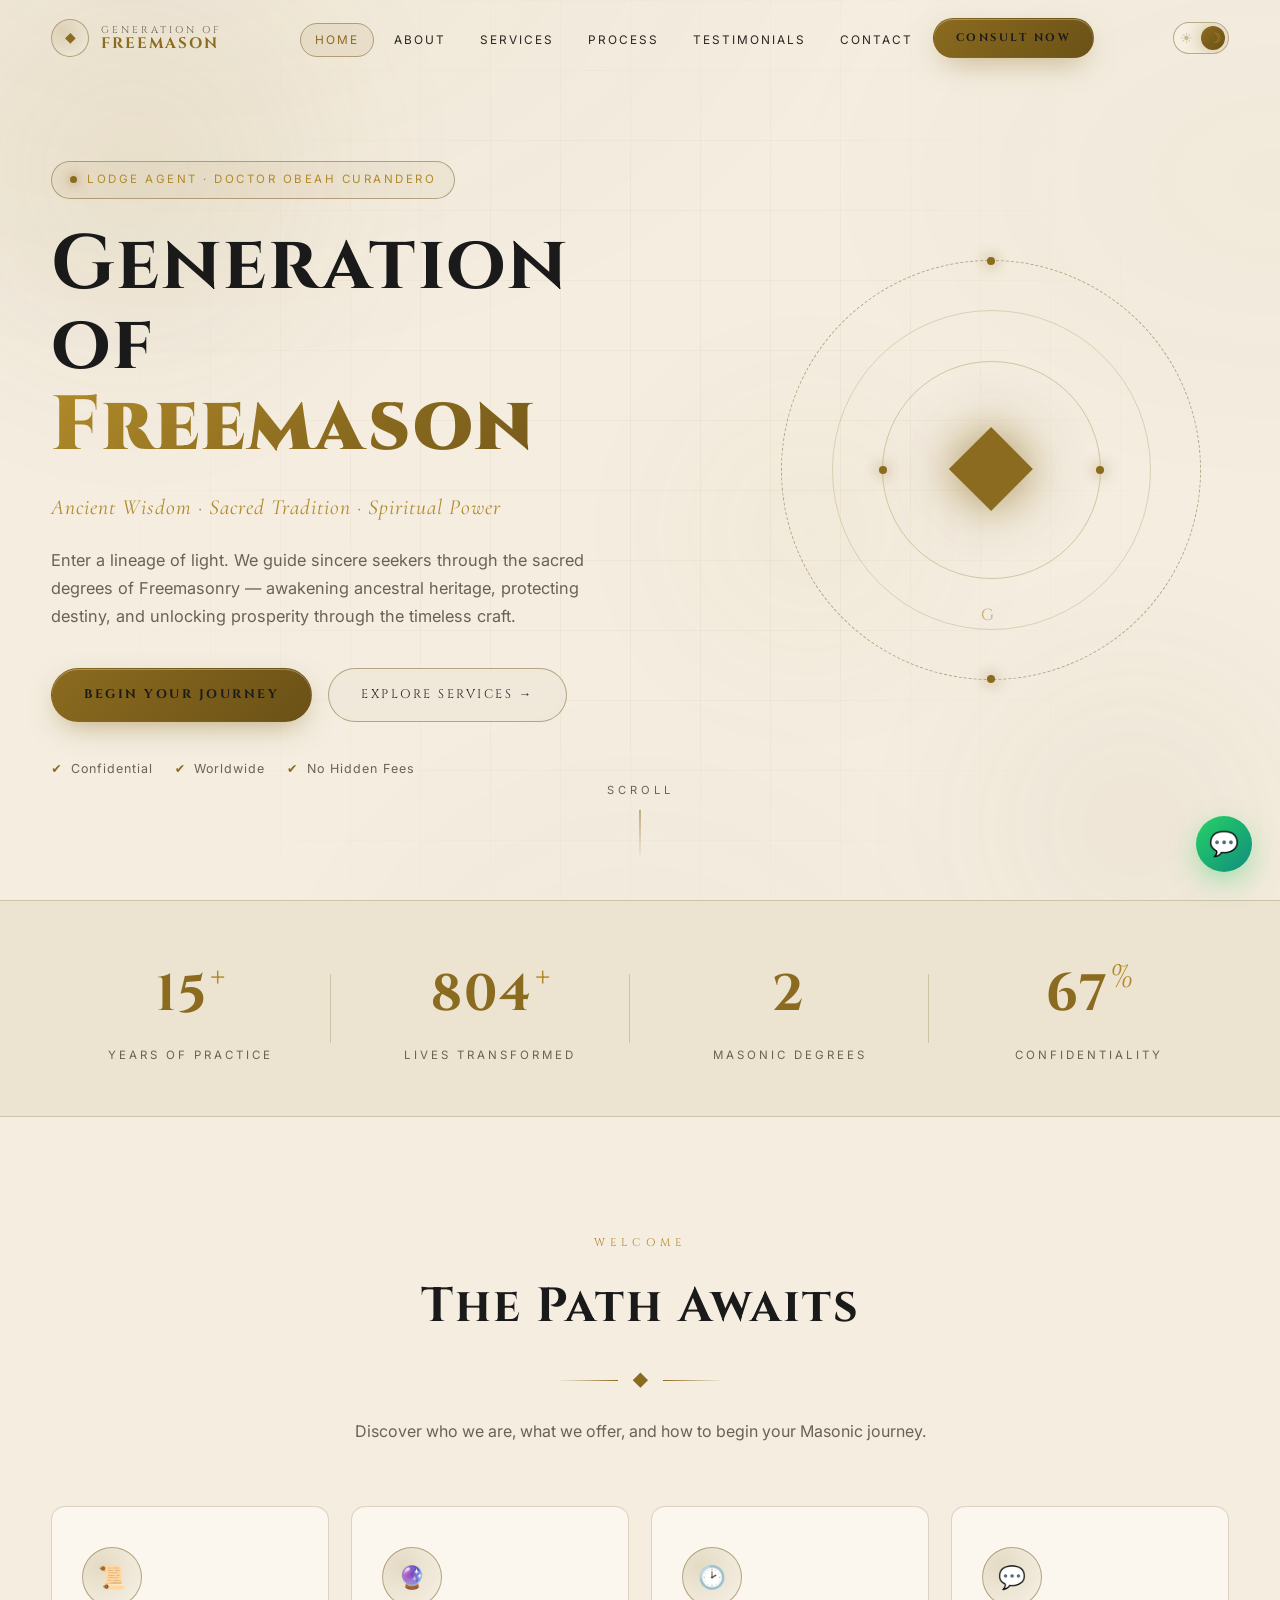
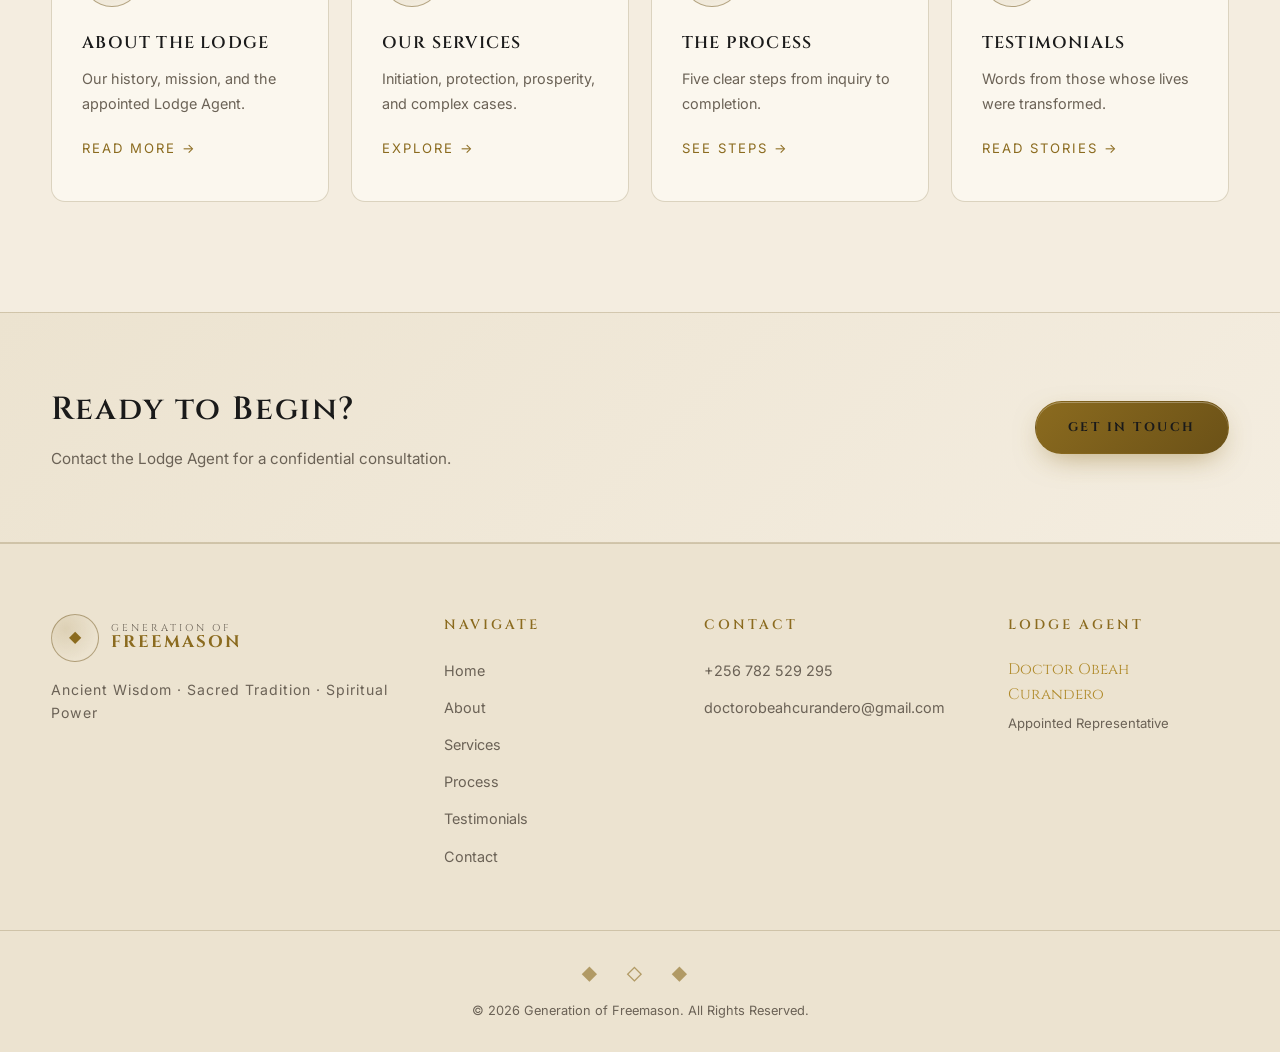
<file: index.html>
<!DOCTYPE html>
<html lang="en" data-theme="dark">
<head>
 <!-- Google tag (gtag.js) -->
<script async src="https://www.googletagmanager.com/gtag/js?id=G-2G66LNHVZB"></script>
<script>
  window.dataLayer = window.dataLayer || [];
  function gtag(){dataLayer.push(arguments);}
  gtag('js', new Date());

  gtag('config', 'G-2G66LNHVZB');
</script> 
<meta charset="UTF-8" />
<meta name="viewport" content="width=device-width, initial-scale=1.0" />
<meta name="description" content="Generation of Freemason — Ancient Wisdom. Sacred Tradition. Spiritual Power. Guided by Doctor Obeah Curandero." />
<title>Home | Generation of Freemason</title>
<link rel="preconnect" href="https://fonts.googleapis.com" />
<link rel="preconnect" href="https://fonts.gstatic.com" crossorigin />
<link href="https://fonts.googleapis.com/css2?family=Cinzel:wght@400;500;600;700;900&family=Cormorant+Garamond:ital,wght@0,300;0,400;0,500;0,600;1,400&family=Inter:wght@300;400;500;600;700&display=swap" rel="stylesheet" />
<link rel="stylesheet" href="style.css" />
</head>
<body>

<!-- PRELOADER -->
<div class="preloader" id="preloader">
  <div class="preloader-symbol">&#9670;</div>
  <p>Generation of Freemason</p>
</div>

<!-- NAVIGATION -->
<nav class="navbar" id="navbar">
  <div class="nav-wrap">
    <a href="index.html" class="brand">
      <span class="brand-symbol">&#9670;</span>
      <span class="brand-text">
        <span class="brand-line-1">Generation of</span>
        <span class="brand-line-2">Freemason</span>
      </span>
    </a>

    <div class="nav-actions">
      <button class="theme-toggle" id="themeToggle" aria-label="Toggle theme">
        <span class="theme-icon sun">&#9728;</span>
        <span class="theme-icon moon">&#9789;</span>
      </button>
      <button class="burger" id="burger" aria-label="Toggle menu">
        <span></span><span></span><span></span>
      </button>
    </div>

    <ul class="nav-menu" id="navMenu">
      <li><a href="index.html" class="nav-link active">Home</a></li>
      <li><a href="about.html" class="nav-link">About</a></li>
      <li><a href="services.html" class="nav-link">Services</a></li>
      <li><a href="process.html" class="nav-link">Process</a></li>
      <li><a href="testimonials.html" class="nav-link">Testimonials</a></li>
      <li><a href="contact.html" class="nav-link">Contact</a></li>
      <li class="nav-cta-item">
        <a href="https://wa.me/256782529295" target="_blank" rel="noopener" class="btn-gold nav-cta">Consult Now</a>
      </li>
    </ul>
  </div>
</nav>

<!-- HERO -->
<header class="hero-page">
  <div class="hero-bg">
    <div class="orb orb-1"></div>
    <div class="orb orb-2"></div>
    <div class="orb orb-3"></div>
    <div class="grid-overlay"></div>
  </div>

  <div class="container hero-container">
    <div class="hero-content">
      <div class="hero-tag">
        <span class="tag-dot"></span> Lodge Agent · Doctor Obeah Curandero
      </div>
      <h1 class="hero-title">
        <span class="title-line">Generation of</span>
        <span class="title-line gold-gradient">Freemason</span>
      </h1>
      <p class="hero-subtitle">Ancient Wisdom · Sacred Tradition · Spiritual Power</p>
      <p class="hero-desc">
        Enter a lineage of light. We guide sincere seekers through the sacred degrees
        of Freemasonry — awakening ancestral heritage, protecting destiny, and
        unlocking prosperity through the timeless craft.
      </p>
      <div class="hero-actions">
        <a href="contact.html" class="btn-gold">Begin Your Journey</a>
        <a href="services.html" class="btn-ghost">Explore Services &#8594;</a>
      </div>
      <div class="hero-badges">
        <div class="badge"><span>&#10004;</span> Confidential</div>
        <div class="badge"><span>&#10004;</span> Worldwide</div>
        <div class="badge"><span>&#10004;</span> No Hidden Fees</div>
      </div>
    </div>

    <div class="hero-visual">
      <div class="sigil">
        <div class="sigil-ring ring-1"></div>
        <div class="sigil-ring ring-2"></div>
        <div class="sigil-ring ring-3"></div>
        <div class="sigil-core">&#9670;</div>
        <div class="sigil-letter">G</div>
      </div>
    </div>
  </div>

  <div class="scroll-hint">
    <span>Scroll</span>
    <div class="scroll-line"></div>
  </div>
</header>

<!-- STATS -->
<section class="stats-strip">
  <div class="container stats-grid">
    <div class="stat"><div class="stat-num" data-count="23">0</div><div class="stat-plus">+</div><div class="stat-label">Years of Practice</div></div>
    <div class="stat"><div class="stat-num" data-count="1200">0</div><div class="stat-plus">+</div><div class="stat-label">Lives Transformed</div></div>
    <div class="stat"><div class="stat-num" data-count="3">0</div><div class="stat-plus"></div><div class="stat-label">Masonic Degrees</div></div>
    <div class="stat"><div class="stat-num" data-count="100">0</div><div class="stat-plus">%</div><div class="stat-label">Confidentiality</div></div>
  </div>
</section>

<!-- QUICK PREVIEW -->
<section class="section">
  <div class="container">
    <header class="section-head">
      <span class="section-eyebrow">Welcome</span>
      <h2 class="section-title">The Path Awaits</h2>
      <div class="section-rule"><span></span>&#9670;<span></span></div>
      <p class="section-lede">
        Discover who we are, what we offer, and how to begin your Masonic journey.
      </p>
    </header>

    <div class="preview-grid">
      <a href="about.html" class="preview-card">
        <div class="preview-icon">&#128220;</div>
        <h3>About the Lodge</h3>
        <p>Our history, mission, and the appointed Lodge Agent.</p>
        <span class="preview-link">Read More &#8594;</span>
      </a>
      <a href="services.html" class="preview-card">
        <div class="preview-icon">&#128302;</div>
        <h3>Our Services</h3>
        <p>Initiation, protection, prosperity, and complex cases.</p>
        <span class="preview-link">Explore &#8594;</span>
      </a>
      <a href="process.html" class="preview-card">
        <div class="preview-icon">&#128337;</div>
        <h3>The Process</h3>
        <p>Five clear steps from inquiry to completion.</p>
        <span class="preview-link">See Steps &#8594;</span>
      </a>
      <a href="testimonials.html" class="preview-card">
        <div class="preview-icon">&#128172;</div>
        <h3>Testimonials</h3>
        <p>Words from those whose lives were transformed.</p>
        <span class="preview-link">Read Stories &#8594;</span>
      </a>
    </div>
  </div>
</section>

<!-- CTA -->
<section class="cta-band">
  <div class="container cta-inner">
    <div>
      <h2>Ready to Begin?</h2>
      <p>Contact the Lodge Agent for a confidential consultation.</p>
    </div>
    <a href="contact.html" class="btn-gold">Get in Touch</a>
  </div>
</section>

<!-- FOOTER -->
<footer class="site-footer">
  <div class="container footer-grid">
    <div class="footer-brand">
      <div class="brand large">
        <span class="brand-symbol">&#9670;</span>
        <span class="brand-text">
          <span class="brand-line-1">Generation of</span>
          <span class="brand-line-2">Freemason</span>
        </span>
      </div>
      <p>Ancient Wisdom · Sacred Tradition · Spiritual Power</p>
    </div>
    <div class="footer-col">
      <h4>Navigate</h4>
      <ul>
        <li><a href="index.html">Home</a></li>
        <li><a href="about.html">About</a></li>
        <li><a href="services.html">Services</a></li>
        <li><a href="process.html">Process</a></li>
        <li><a href="testimonials.html">Testimonials</a></li>
        <li><a href="contact.html">Contact</a></li>
      </ul>
    </div>
    <div class="footer-col">
      <h4>Contact</h4>
      <ul>
        <li><a href="https://wa.me/256782529295" target="_blank" rel="noopener">+256 782 529 295</a></li>
        <li><a href="mailto:doctorobeahcurandero@gmail.com">doctorobeahcurandero@gmail.com</a></li>
      </ul>
    </div>
    <div class="footer-col">
      <h4>Lodge Agent</h4>
      <p class="footer-agent">Doctor Obeah Curandero</p>
      <p class="footer-muted">Appointed Representative</p>
    </div>
  </div>
  <div class="footer-bottom">
    <span>&#9670; &#9671; &#9670;</span>
    <p>&copy; 2026 Generation of Freemason. All Rights Reserved.</p>
  </div>
</footer>

<a class="float-wa" href="https://wa.me/256782529295" target="_blank" rel="noopener" aria-label="WhatsApp"><span>&#128172;</span></a>
<button class="to-top" id="toTop" aria-label="Back to top">&#8679;</button>

<script src="script.js"></script>
</body>
</html>
</file>
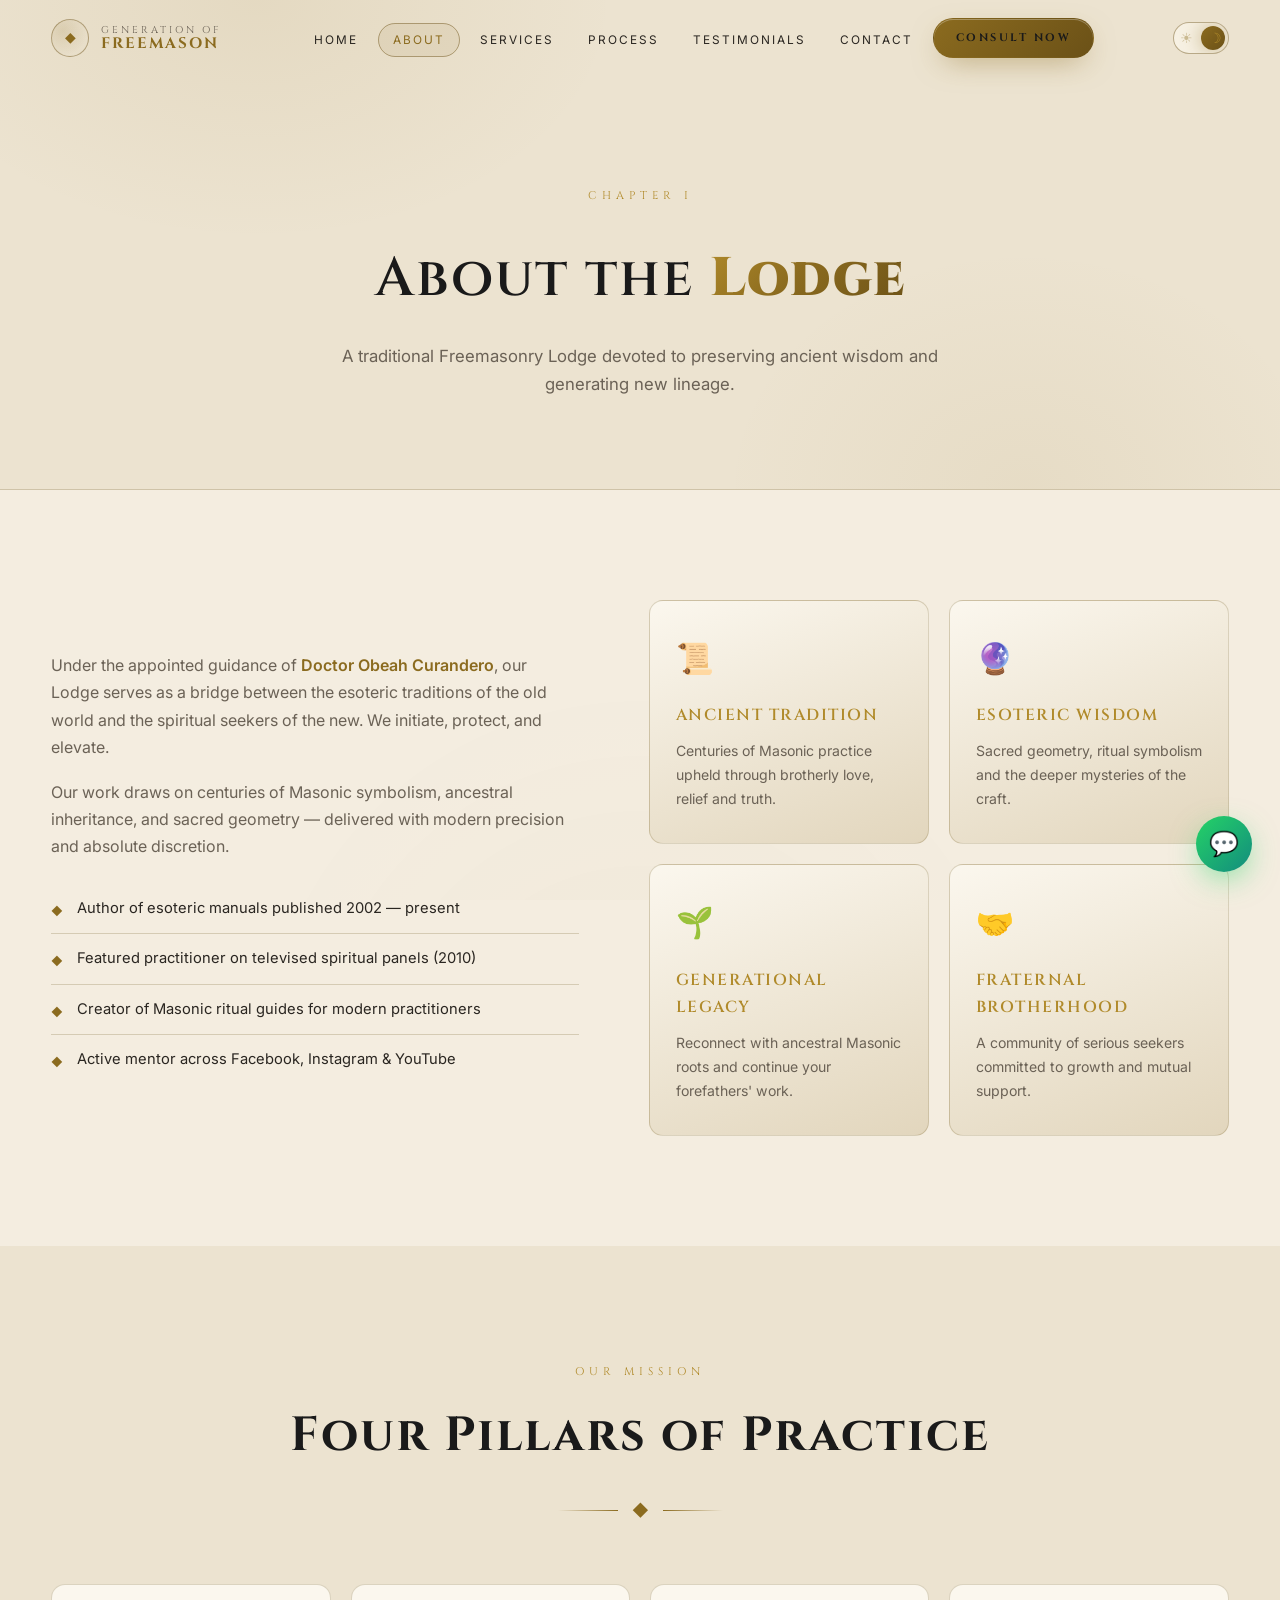
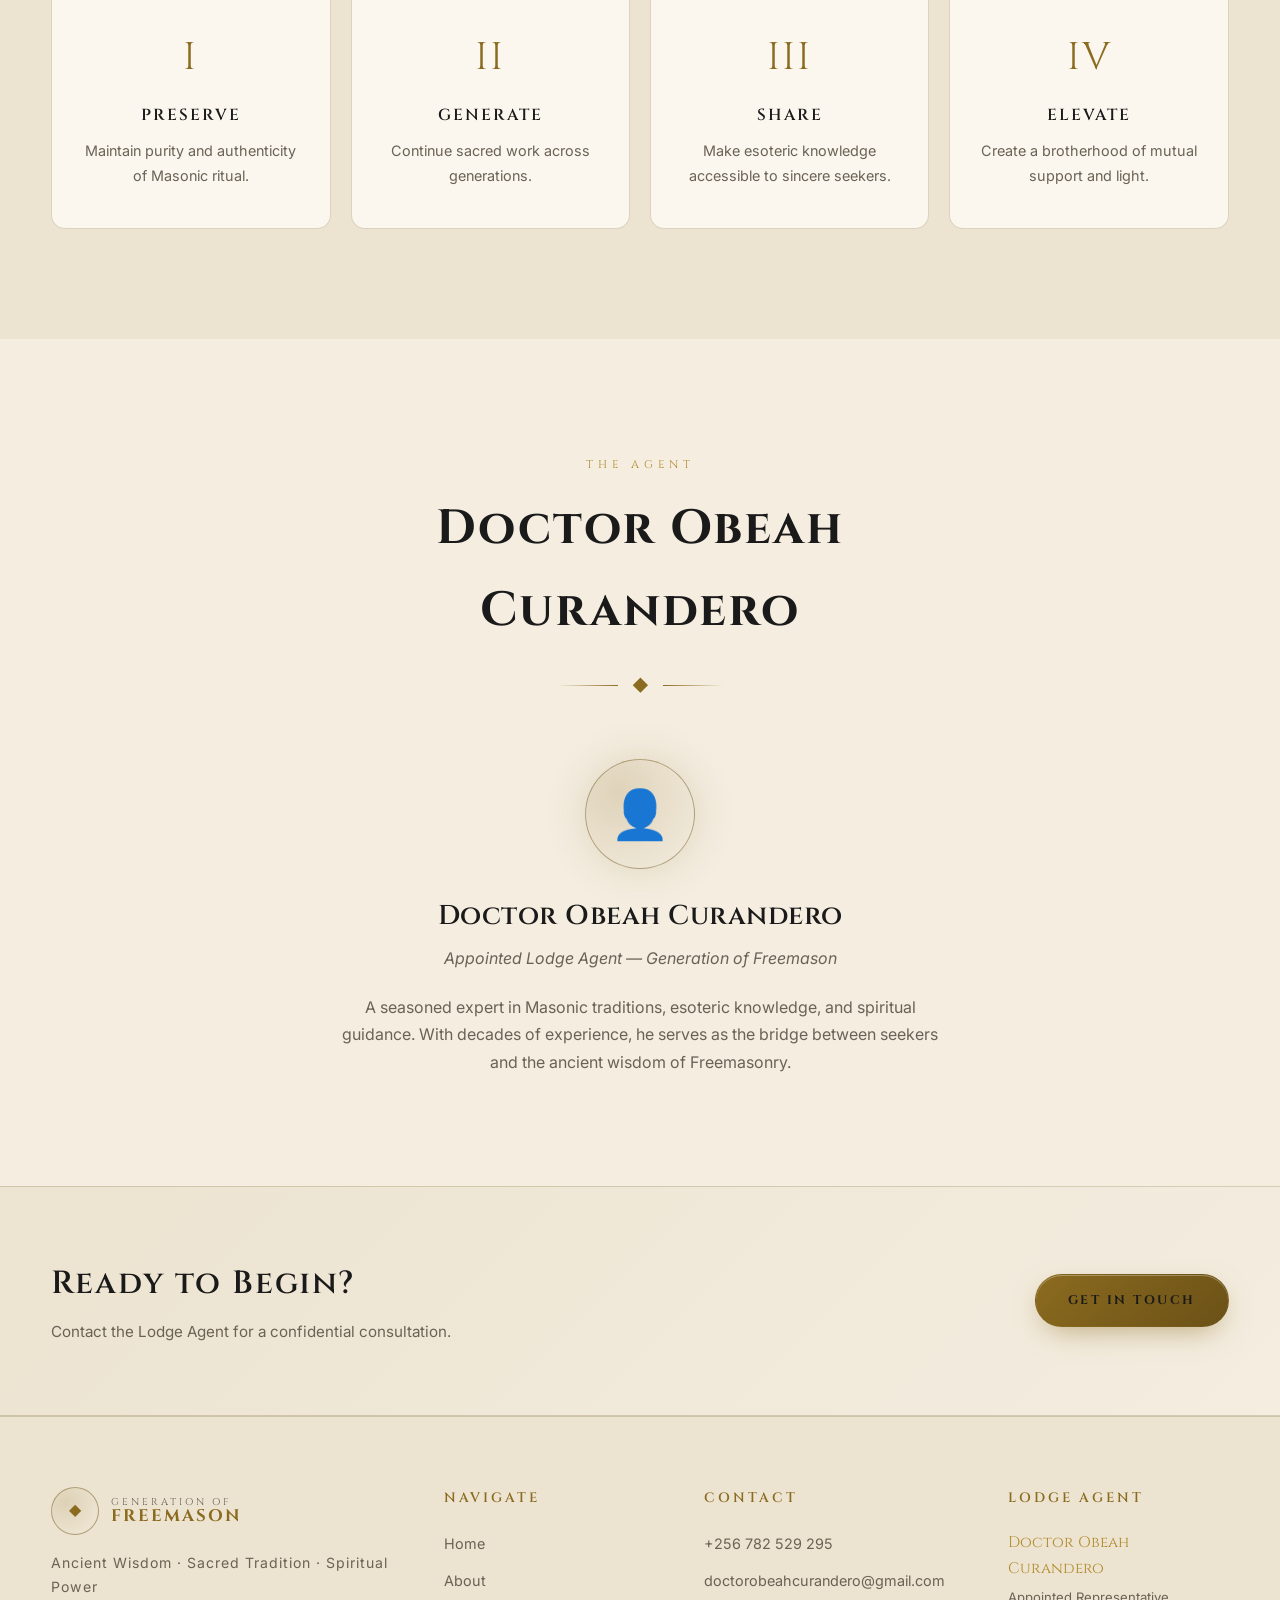
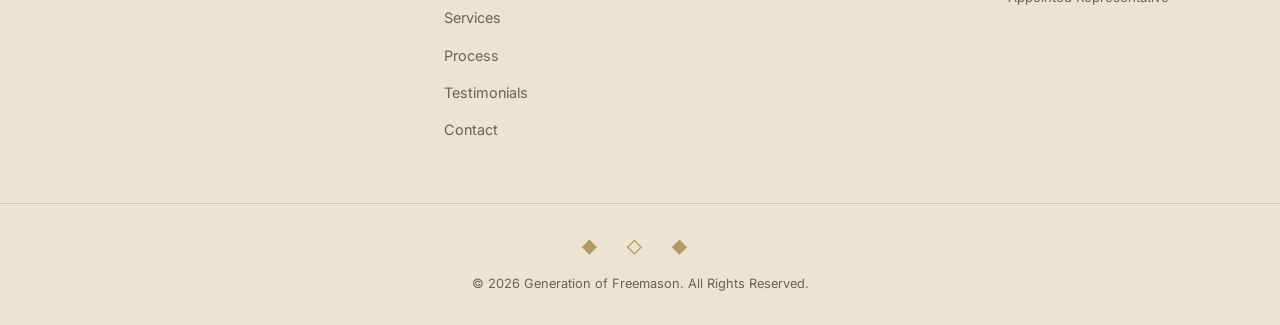
<file: about.html>
<!DOCTYPE html>
<html lang="en" data-theme="dark">
<head>
  <!-- Google tag (gtag.js) -->
<script async src="https://www.googletagmanager.com/gtag/js?id=G-2G66LNHVZB"></script>
<script>
  window.dataLayer = window.dataLayer || [];
  function gtag(){dataLayer.push(arguments);}
  gtag('js', new Date());

  gtag('config', 'G-2G66LNHVZB');
</script>
<meta charset="UTF-8" />
<meta name="viewport" content="width=device-width, initial-scale=1.0" />
<title>About | Generation of Freemason</title>
<link href="https://fonts.googleapis.com/css2?family=Cinzel:wght@400;500;600;700;900&family=Cormorant+Garamond:ital,wght@0,300;0,400;0,500;0,600;1,400&family=Inter:wght@300;400;500;600;700&display=swap" rel="stylesheet" />
<link rel="stylesheet" href="style.css" />
</head>
<body>
<div class="preloader" id="preloader"><div class="preloader-symbol">&#9670;</div><p>Generation of Freemason</p></div>

<nav class="navbar" id="navbar">
  <div class="nav-wrap">
    <a href="index.html" class="brand">
      <span class="brand-symbol">&#9670;</span>
      <span class="brand-text"><span class="brand-line-1">Generation of</span><span class="brand-line-2">Freemason</span></span>
    </a>
    <div class="nav-actions">
      <button class="theme-toggle" id="themeToggle" aria-label="Toggle theme">
        <span class="theme-icon sun">&#9728;</span><span class="theme-icon moon">&#9789;</span>
      </button>
      <button class="burger" id="burger" aria-label="Toggle menu"><span></span><span></span><span></span></button>
    </div>
    <ul class="nav-menu" id="navMenu">
      <li><a href="index.html" class="nav-link">Home</a></li>
      <li><a href="about.html" class="nav-link active">About</a></li>
      <li><a href="services.html" class="nav-link">Services</a></li>
      <li><a href="process.html" class="nav-link">Process</a></li>
      <li><a href="testimonials.html" class="nav-link">Testimonials</a></li>
      <li><a href="contact.html" class="nav-link">Contact</a></li>
      <li class="nav-cta-item"><a href="https://wa.me/256782529295" target="_blank" rel="noopener" class="btn-gold nav-cta">Consult Now</a></li>
    </ul>
  </div>
</nav>

<header class="page-hero">
  <div class="container">
    <span class="section-eyebrow">Chapter I</span>
    <h1 class="page-title">About the <span class="gold-gradient">Lodge</span></h1>
    <p class="page-lede">A traditional Freemasonry Lodge devoted to preserving ancient wisdom and generating new lineage.</p>
  </div>
</header>

<section class="section">
  <div class="container">
    <div class="about-layout">
      <div class="about-text">
        <p>
          Under the appointed guidance of <strong>Doctor Obeah Curandero</strong>, our Lodge
          serves as a bridge between the esoteric traditions of the old world and the spiritual
          seekers of the new. We initiate, protect, and elevate.
        </p>
        <p>
          Our work draws on centuries of Masonic symbolism, ancestral inheritance, and sacred
          geometry — delivered with modern precision and absolute discretion.
        </p>
        <ul class="about-list">
          <li><span>&#9670;</span> Author of esoteric manuals published 2002 — present</li>
          <li><span>&#9670;</span> Featured practitioner on televised spiritual panels (2010)</li>
          <li><span>&#9670;</span> Creator of Masonic ritual guides for modern practitioners</li>
          <li><span>&#9670;</span> Active mentor across Facebook, Instagram &amp; YouTube</li>
        </ul>
      </div>
      <div class="about-cards">
        <article class="pillar-card"><div class="pillar-icon">&#128220;</div><h3>Ancient Tradition</h3><p>Centuries of Masonic practice upheld through brotherly love, relief and truth.</p></article>
        <article class="pillar-card"><div class="pillar-icon">&#128302;</div><h3>Esoteric Wisdom</h3><p>Sacred geometry, ritual symbolism and the deeper mysteries of the craft.</p></article>
        <article class="pillar-card"><div class="pillar-icon">&#127793;</div><h3>Generational Legacy</h3><p>Reconnect with ancestral Masonic roots and continue your forefathers' work.</p></article>
        <article class="pillar-card"><div class="pillar-icon">&#129309;</div><h3>Fraternal Brotherhood</h3><p>A community of serious seekers committed to growth and mutual support.</p></article>
      </div>
    </div>
  </div>
</section>

<section class="section section-alt">
  <div class="container">
    <header class="section-head">
      <span class="section-eyebrow">Our Mission</span>
      <h2 class="section-title">Four Pillars of Practice</h2>
      <div class="section-rule"><span></span>&#9670;<span></span></div>
    </header>
    <div class="pillars-grid">
      <div class="pillar-lg"><span class="pillar-num">I</span><h3>Preserve</h3><p>Maintain purity and authenticity of Masonic ritual.</p></div>
      <div class="pillar-lg"><span class="pillar-num">II</span><h3>Generate</h3><p>Continue sacred work across generations.</p></div>
      <div class="pillar-lg"><span class="pillar-num">III</span><h3>Share</h3><p>Make esoteric knowledge accessible to sincere seekers.</p></div>
      <div class="pillar-lg"><span class="pillar-num">IV</span><h3>Elevate</h3><p>Create a brotherhood of mutual support and light.</p></div>
    </div>
  </div>
</section>

<section class="section">
  <div class="container">
    <header class="section-head">
      <span class="section-eyebrow">The Agent</span>
      <h2 class="section-title">Doctor Obeah Curandero</h2>
      <div class="section-rule"><span></span>&#9670;<span></span></div>
    </header>
    <div class="agent-profile">
      <div class="agent-avatar">&#128100;</div>
      <h3>Doctor Obeah Curandero</h3>
      <p class="agent-role">Appointed Lodge Agent — Generation of Freemason</p>
      <p class="agent-bio">
        A seasoned expert in Masonic traditions, esoteric knowledge, and spiritual guidance.
        With decades of experience, he serves as the bridge between seekers and the ancient
        wisdom of Freemasonry.
      </p>
    </div>
  </div>
</section>

<section class="cta-band">
  <div class="container cta-inner">
    <div><h2>Ready to Begin?</h2><p>Contact the Lodge Agent for a confidential consultation.</p></div>
    <a href="contact.html" class="btn-gold">Get in Touch</a>
  </div>
</section>

<footer class="site-footer">
  <div class="container footer-grid">
    <div class="footer-brand">
      <div class="brand large"><span class="brand-symbol">&#9670;</span><span class="brand-text"><span class="brand-line-1">Generation of</span><span class="brand-line-2">Freemason</span></span></div>
      <p>Ancient Wisdom · Sacred Tradition · Spiritual Power</p>
    </div>
    <div class="footer-col"><h4>Navigate</h4><ul><li><a href="index.html">Home</a></li><li><a href="about.html">About</a></li><li><a href="services.html">Services</a></li><li><a href="process.html">Process</a></li><li><a href="testimonials.html">Testimonials</a></li><li><a href="contact.html">Contact</a></li></ul></div>
    <div class="footer-col"><h4>Contact</h4><ul><li><a href="https://wa.me/256782529295" target="_blank" rel="noopener">+256 782 529 295</a></li><li><a href="mailto:doctorobeahcurandero@gmail.com">doctorobeahcurandero@gmail.com</a></li></ul></div>
    <div class="footer-col"><h4>Lodge Agent</h4><p class="footer-agent">Doctor Obeah Curandero</p><p class="footer-muted">Appointed Representative</p></div>
  </div>
  <div class="footer-bottom"><span>&#9670; &#9671; &#9670;</span><p>&copy; 2026 Generation of Freemason. All Rights Reserved.</p></div>
</footer>

<a class="float-wa" href="https://wa.me/256782529295" target="_blank" rel="noopener" aria-label="WhatsApp"><span>&#128172;</span></a>
<button class="to-top" id="toTop" aria-label="Back to top">&#8679;</button>
<script src="script.js"></script>
</body>
</html>
</file>
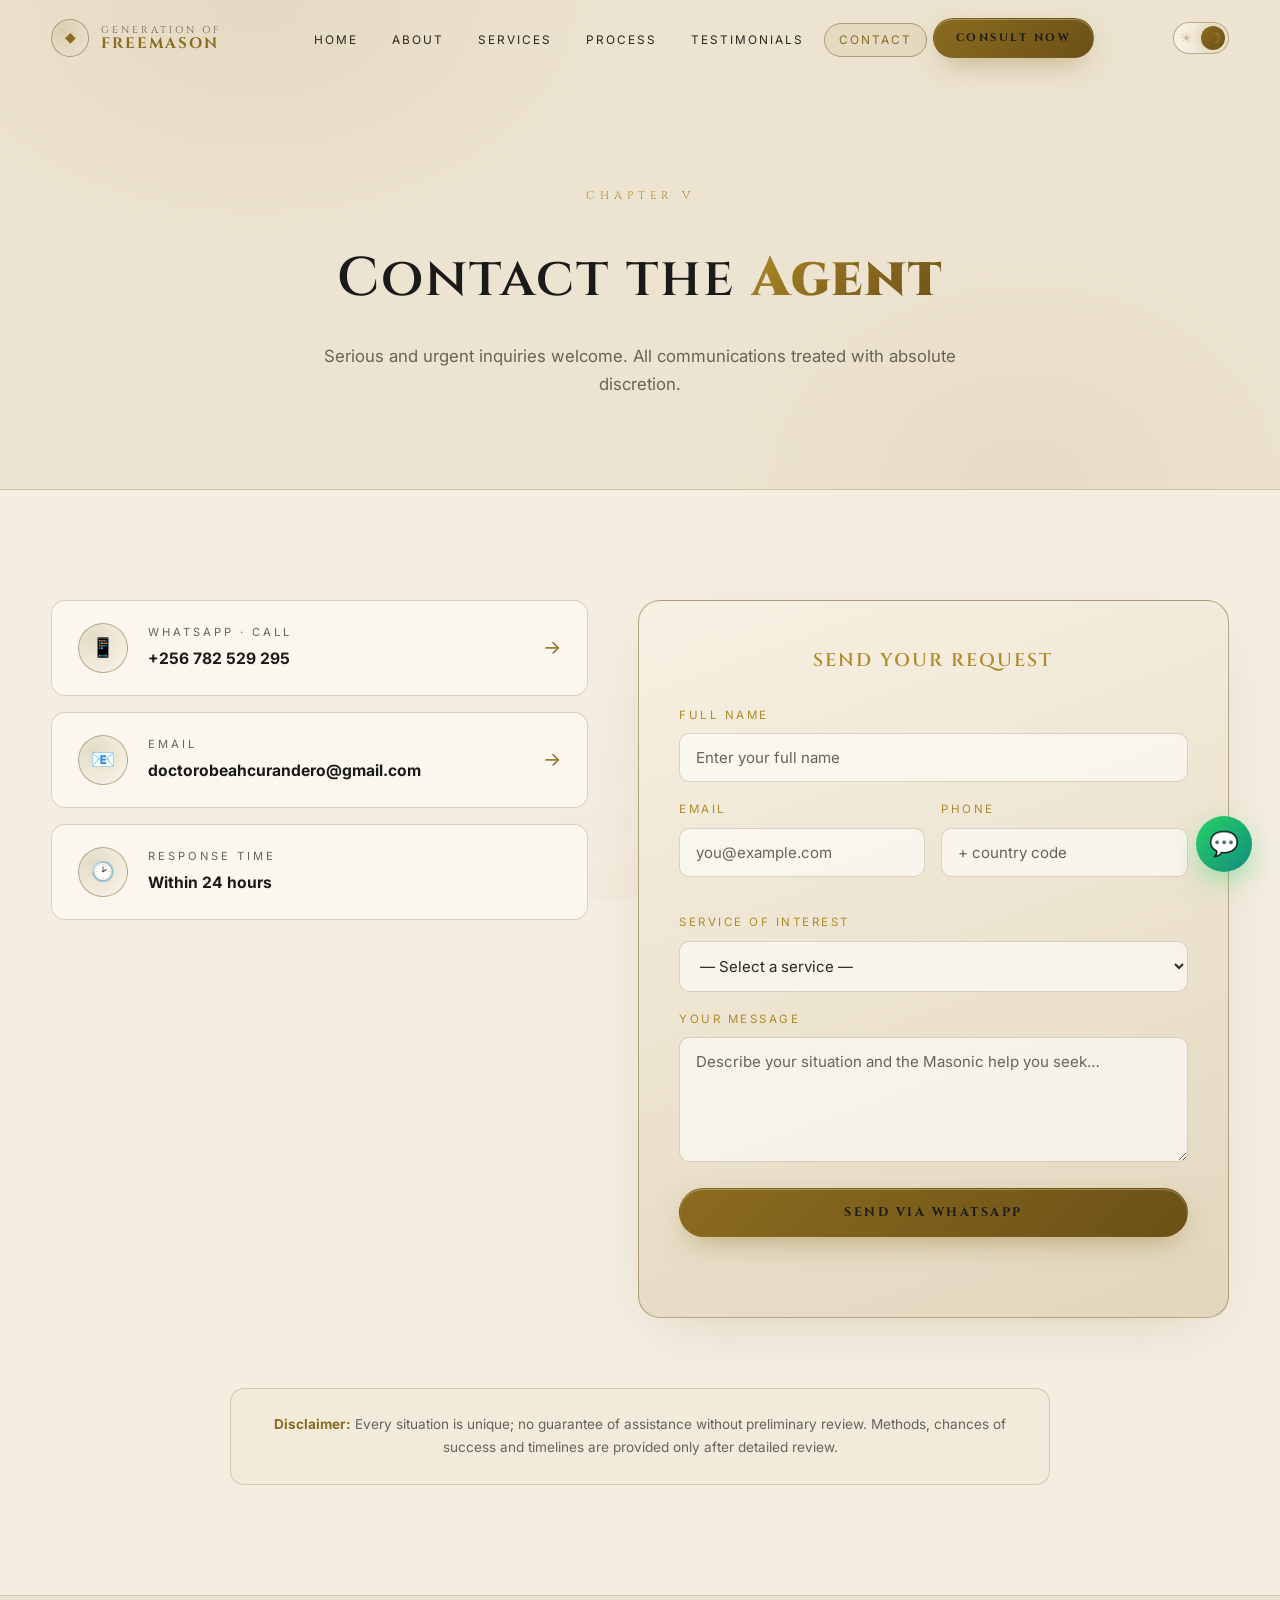
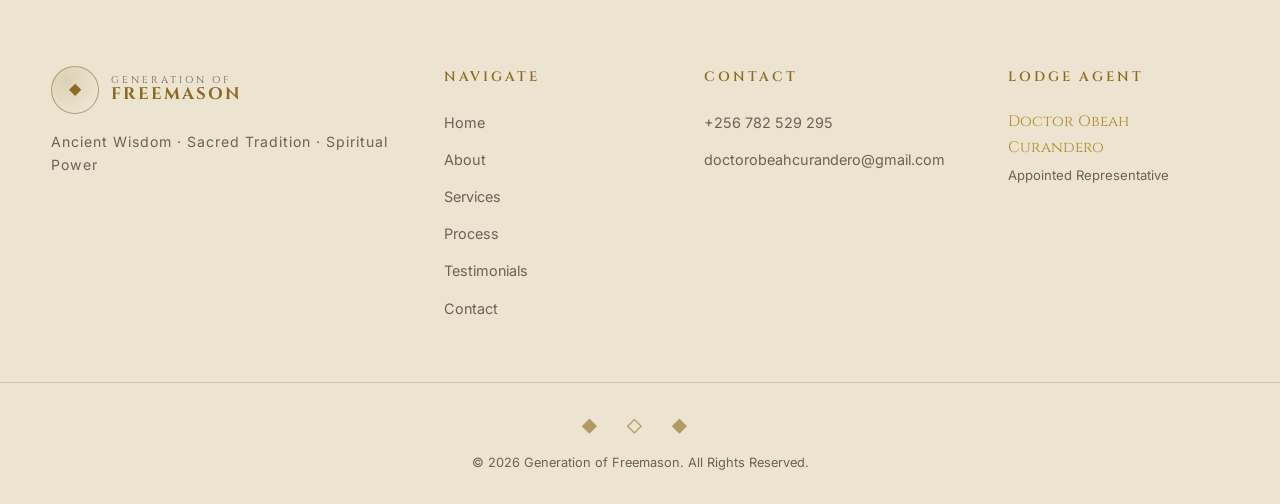
<file: contact.html>
<!DOCTYPE html>
<html lang="en" data-theme="dark">
<head>
<!-- Google tag (gtag.js) -->
<script async src="https://www.googletagmanager.com/gtag/js?id=G-2G66LNHVZB"></script>
<script>
  window.dataLayer = window.dataLayer || [];
  function gtag(){dataLayer.push(arguments);}
  gtag('js', new Date());

  gtag('config', 'G-2G66LNHVZB');
</script>  
<meta charset="UTF-8" />
<meta name="viewport" content="width=device-width, initial-scale=1.0" />
<title>Contact | Generation of Freemason</title>
<link href="https://fonts.googleapis.com/css2?family=Cinzel:wght@400;500;600;700;900&family=Cormorant+Garamond:ital,wght@0,300;0,400;0,500;0,600;1,400&family=Inter:wght@300;400;500;600;700&display=swap" rel="stylesheet" />
<link rel="stylesheet" href="style.css" />
</head>
<body>
<div class="preloader" id="preloader"><div class="preloader-symbol">&#9670;</div><p>Generation of Freemason</p></div>

<nav class="navbar" id="navbar">
  <div class="nav-wrap">
    <a href="index.html" class="brand"><span class="brand-symbol">&#9670;</span><span class="brand-text"><span class="brand-line-1">Generation of</span><span class="brand-line-2">Freemason</span></span></a>
    <div class="nav-actions">
      <button class="theme-toggle" id="themeToggle" aria-label="Toggle theme"><span class="theme-icon sun">&#9728;</span><span class="theme-icon moon">&#9789;</span></button>
      <button class="burger" id="burger" aria-label="Toggle menu"><span></span><span></span><span></span></button>
    </div>
    <ul class="nav-menu" id="navMenu">
      <li><a href="index.html" class="nav-link">Home</a></li>
      <li><a href="about.html" class="nav-link">About</a></li>
      <li><a href="services.html" class="nav-link">Services</a></li>
      <li><a href="process.html" class="nav-link">Process</a></li>
      <li><a href="testimonials.html" class="nav-link">Testimonials</a></li>
      <li><a href="contact.html" class="nav-link active">Contact</a></li>
      <li class="nav-cta-item"><a href="https://wa.me/256782529295" target="_blank" rel="noopener" class="btn-gold nav-cta">Consult Now</a></li>
    </ul>
  </div>
</nav>

<header class="page-hero">
  <div class="container">
    <span class="section-eyebrow">Chapter V</span>
    <h1 class="page-title">Contact the <span class="gold-gradient">Agent</span></h1>
    <p class="page-lede">Serious and urgent inquiries welcome. All communications treated with absolute discretion.</p>
  </div>
</header>

<section class="section">
  <div class="container">
    <div class="contact-layout">
      <div class="contact-cards">
        <a class="contact-card" href="https://wa.me/256782529295" target="_blank" rel="noopener">
          <div class="cc-icon">&#128241;</div>
          <div class="cc-body"><span class="cc-label">WhatsApp · Call</span><strong class="cc-value">+256 782 529 295</strong></div>
          <span class="cc-arrow">&#8594;</span>
        </a>
        <a class="contact-card" href="mailto:doctorobeahcurandero@gmail.com">
          <div class="cc-icon">&#128231;</div>
          <div class="cc-body"><span class="cc-label">Email</span><strong class="cc-value">doctorobeahcurandero@gmail.com</strong></div>
          <span class="cc-arrow">&#8594;</span>
        </a>
        <div class="contact-card static">
          <div class="cc-icon">&#128337;</div>
          <div class="cc-body"><span class="cc-label">Response Time</span><strong class="cc-value">Within 24 hours</strong></div>
        </div>
      </div>

      <form class="contact-form" id="contactForm">
        <h3>Send Your Request</h3>
        <div class="field"><label for="name">Full Name</label><input type="text" id="name" name="name" required placeholder="Enter your full name" /></div>
        <div class="field-row">
          <div class="field"><label for="email">Email</label><input type="email" id="email" name="email" required placeholder="you@example.com" /></div>
          <div class="field"><label for="phone">Phone</label><input type="tel" id="phone" name="phone" placeholder="+ country code" /></div>
        </div>
        <div class="field">
          <label for="service">Service of Interest</label>
          <select id="service" name="service">
            <option value="">— Select a service —</option>
            <option>Masonic Initiation</option>
            <option>Generational Freemasonry</option>
            <option>Spiritual Protection</option>
            <option>Divination &amp; Fortune Telling</option>
            <option>Talismans &amp; Amulets</option>
            <option>Business Assistance</option>
            <option>Money &amp; Prosperity Magic</option>
            <option>Justice &amp; Resolution</option>
            <option>Esoteric Consultation</option>
            <option>Complex / Special Case</option>
          </select>
        </div>
        <div class="field"><label for="message">Your Message</label><textarea id="message" name="message" rows="5" required placeholder="Describe your situation and the Masonic help you seek…"></textarea></div>
        <button type="submit" class="btn-gold full">Send via WhatsApp</button>
        <p class="form-note" id="formNote"></p>
      </form>
    </div>

    <p class="disclaimer">
      <strong>Disclaimer:</strong> Every situation is unique; no guarantee of assistance without
      preliminary review. Methods, chances of success and timelines are provided only after detailed review.
    </p>
  </div>
</section>

<footer class="site-footer">
  <div class="container footer-grid">
    <div class="footer-brand"><div class="brand large"><span class="brand-symbol">&#9670;</span><span class="brand-text"><span class="brand-line-1">Generation of</span><span class="brand-line-2">Freemason</span></span></div><p>Ancient Wisdom · Sacred Tradition · Spiritual Power</p></div>
    <div class="footer-col"><h4>Navigate</h4><ul><li><a href="index.html">Home</a></li><li><a href="about.html">About</a></li><li><a href="services.html">Services</a></li><li><a href="process.html">Process</a></li><li><a href="testimonials.html">Testimonials</a></li><li><a href="contact.html">Contact</a></li></ul></div>
    <div class="footer-col"><h4>Contact</h4><ul><li><a href="https://wa.me/256782529295" target="_blank" rel="noopener">+256 782 529 295</a></li><li><a href="mailto:doctorobeahcurandero@gmail.com">doctorobeahcurandero@gmail.com</a></li></ul></div>
    <div class="footer-col"><h4>Lodge Agent</h4><p class="footer-agent">Doctor Obeah Curandero</p><p class="footer-muted">Appointed Representative</p></div>
  </div>
  <div class="footer-bottom"><span>&#9670; &#9671; &#9670;</span><p>&copy; 2026 Generation of Freemason. All Rights Reserved.</p></div>
</footer>

<a class="float-wa" href="https://wa.me/256782529295" target="_blank" rel="noopener" aria-label="WhatsApp"><span>&#128172;</span></a>
<button class="to-top" id="toTop" aria-label="Back to top">&#8679;</button>
<script src="script.js"></script>
</body>
</html>
</file>
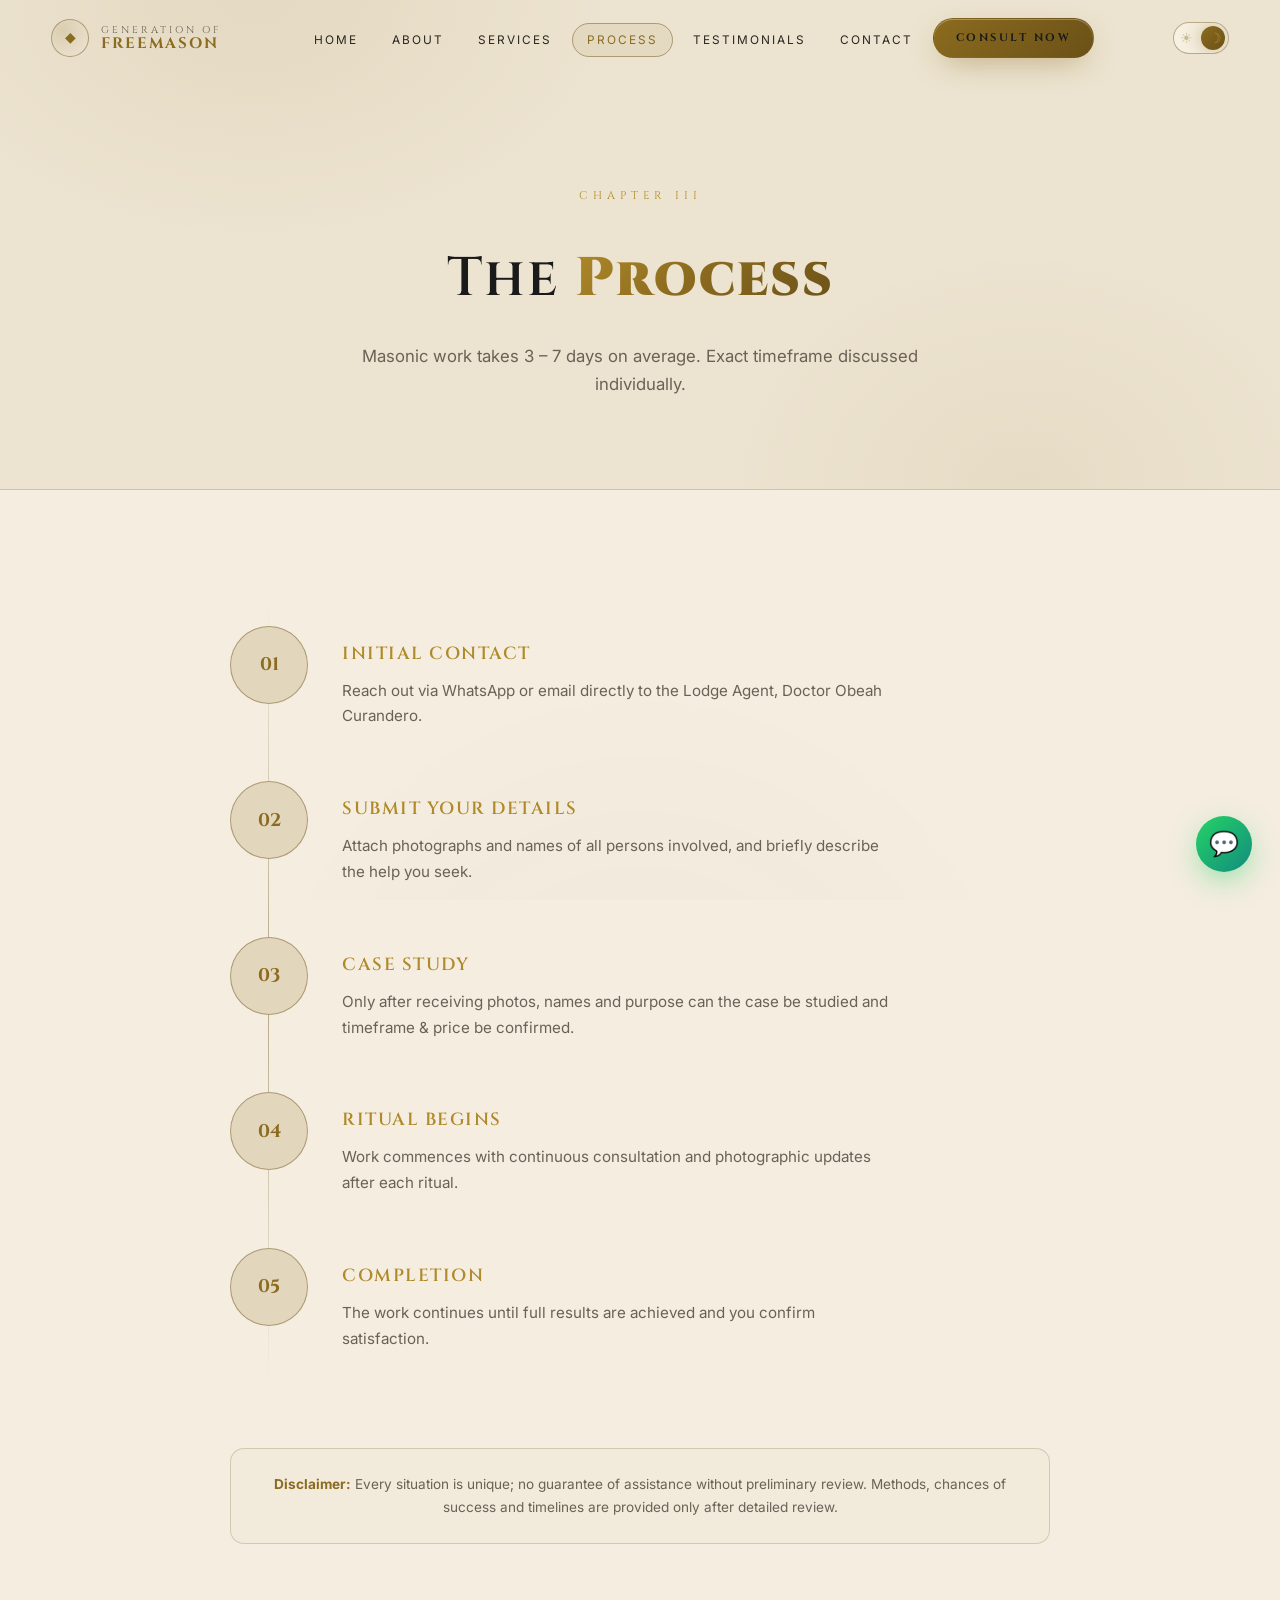
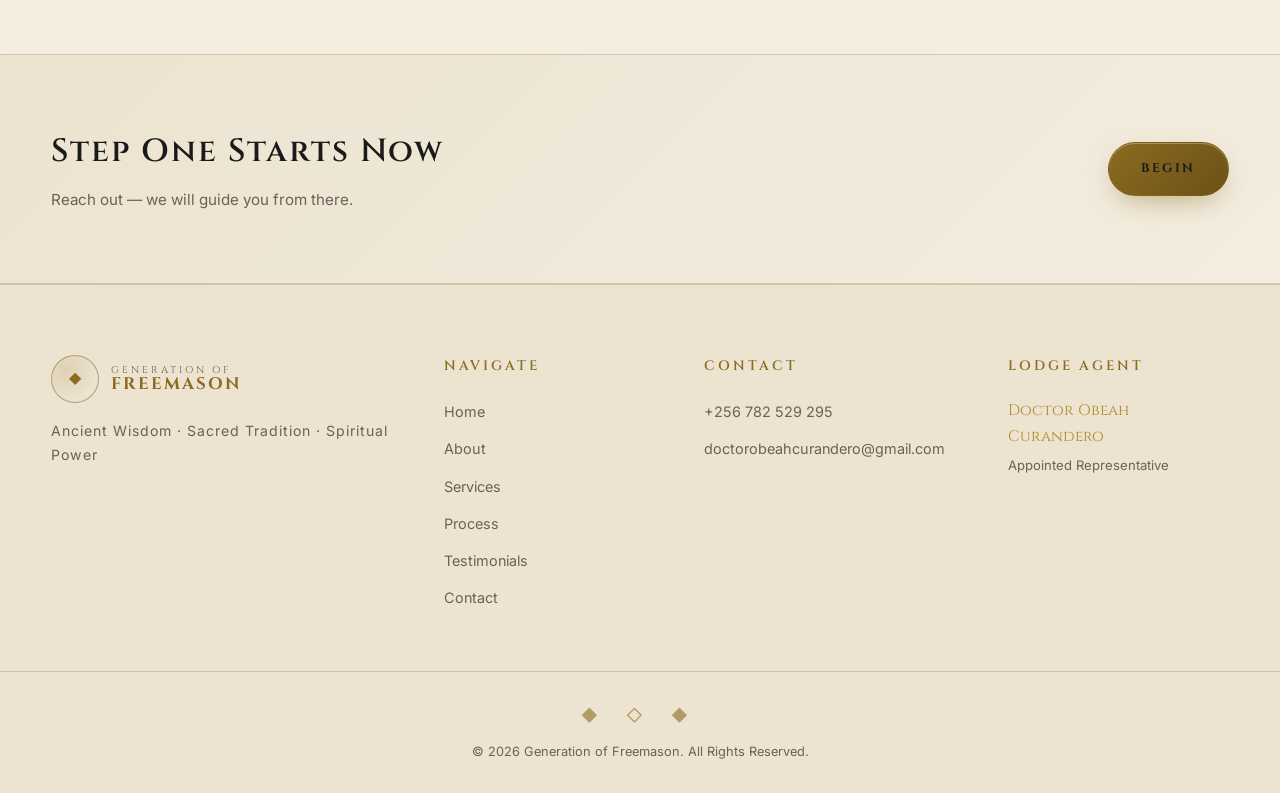
<file: process.html>
<!DOCTYPE html>
<html lang="en" data-theme="dark">
<head>
<meta charset="UTF-8" />
<meta name="viewport" content="width=device-width, initial-scale=1.0" />
<title>Process | Generation of Freemason</title>
<link href="https://fonts.googleapis.com/css2?family=Cinzel:wght@400;500;600;700;900&family=Cormorant+Garamond:ital,wght@0,300;0,400;0,500;0,600;1,400&family=Inter:wght@300;400;500;600;700&display=swap" rel="stylesheet" />
<link rel="stylesheet" href="style.css" />
</head>
<body>
<div class="preloader" id="preloader"><div class="preloader-symbol">&#9670;</div><p>Generation of Freemason</p></div>

<nav class="navbar" id="navbar">
  <div class="nav-wrap">
    <a href="index.html" class="brand"><span class="brand-symbol">&#9670;</span><span class="brand-text"><span class="brand-line-1">Generation of</span><span class="brand-line-2">Freemason</span></span></a>
    <div class="nav-actions">
      <button class="theme-toggle" id="themeToggle" aria-label="Toggle theme"><span class="theme-icon sun">&#9728;</span><span class="theme-icon moon">&#9789;</span></button>
      <button class="burger" id="burger" aria-label="Toggle menu"><span></span><span></span><span></span></button>
    </div>
    <ul class="nav-menu" id="navMenu">
      <li><a href="index.html" class="nav-link">Home</a></li>
      <li><a href="about.html" class="nav-link">About</a></li>
      <li><a href="services.html" class="nav-link">Services</a></li>
      <li><a href="process.html" class="nav-link active">Process</a></li>
      <li><a href="testimonials.html" class="nav-link">Testimonials</a></li>
      <li><a href="contact.html" class="nav-link">Contact</a></li>
      <li class="nav-cta-item"><a href="https://wa.me/256782529295" target="_blank" rel="noopener" class="btn-gold nav-cta">Consult Now</a></li>
    </ul>
  </div>
</nav>

<header class="page-hero">
  <div class="container">
    <span class="section-eyebrow">Chapter III</span>
    <h1 class="page-title">The <span class="gold-gradient">Process</span></h1>
    <p class="page-lede">Masonic work takes 3 – 7 days on average. Exact timeframe discussed individually.</p>
  </div>
</header>

<section class="section">
  <div class="container">
    <ol class="timeline">
      <li class="timeline-step"><div class="step-num">01</div><div class="step-body"><h3>Initial Contact</h3><p>Reach out via WhatsApp or email directly to the Lodge Agent, Doctor Obeah Curandero.</p></div></li>
      <li class="timeline-step"><div class="step-num">02</div><div class="step-body"><h3>Submit Your Details</h3><p>Attach photographs and names of all persons involved, and briefly describe the help you seek.</p></div></li>
      <li class="timeline-step"><div class="step-num">03</div><div class="step-body"><h3>Case Study</h3><p>Only after receiving photos, names and purpose can the case be studied and timeframe &amp; price be confirmed.</p></div></li>
      <li class="timeline-step"><div class="step-num">04</div><div class="step-body"><h3>Ritual Begins</h3><p>Work commences with continuous consultation and photographic updates after each ritual.</p></div></li>
      <li class="timeline-step"><div class="step-num">05</div><div class="step-body"><h3>Completion</h3><p>The work continues until full results are achieved and you confirm satisfaction.</p></div></li>
    </ol>

    <p class="disclaimer" style="margin-top:70px;">
      <strong>Disclaimer:</strong> Every situation is unique; no guarantee of assistance without
      preliminary review. Methods, chances of success and timelines are provided only after detailed review.
    </p>
  </div>
</section>

<section class="cta-band">
  <div class="container cta-inner">
    <div><h2>Step One Starts Now</h2><p>Reach out — we will guide you from there.</p></div>
    <a href="contact.html" class="btn-gold">Begin</a>
  </div>
</section>

<footer class="site-footer">
  <div class="container footer-grid">
    <div class="footer-brand"><div class="brand large"><span class="brand-symbol">&#9670;</span><span class="brand-text"><span class="brand-line-1">Generation of</span><span class="brand-line-2">Freemason</span></span></div><p>Ancient Wisdom · Sacred Tradition · Spiritual Power</p></div>
    <div class="footer-col"><h4>Navigate</h4><ul><li><a href="index.html">Home</a></li><li><a href="about.html">About</a></li><li><a href="services.html">Services</a></li><li><a href="process.html">Process</a></li><li><a href="testimonials.html">Testimonials</a></li><li><a href="contact.html">Contact</a></li></ul></div>
    <div class="footer-col"><h4>Contact</h4><ul><li><a href="https://wa.me/256782529295" target="_blank" rel="noopener">+256 782 529 295</a></li><li><a href="mailto:doctorobeahcurandero@gmail.com">doctorobeahcurandero@gmail.com</a></li></ul></div>
    <div class="footer-col"><h4>Lodge Agent</h4><p class="footer-agent">Doctor Obeah Curandero</p><p class="footer-muted">Appointed Representative</p></div>
  </div>
  <div class="footer-bottom"><span>&#9670; &#9671; &#9670;</span><p>&copy; 2026 Generation of Freemason. All Rights Reserved.</p></div>
</footer>

<a class="float-wa" href="https://wa.me/256782529295" target="_blank" rel="noopener" aria-label="WhatsApp"><span>&#128172;</span></a>
<button class="to-top" id="toTop" aria-label="Back to top">&#8679;</button>
<script src="script.js"></script>
</body>
</html>
</file>
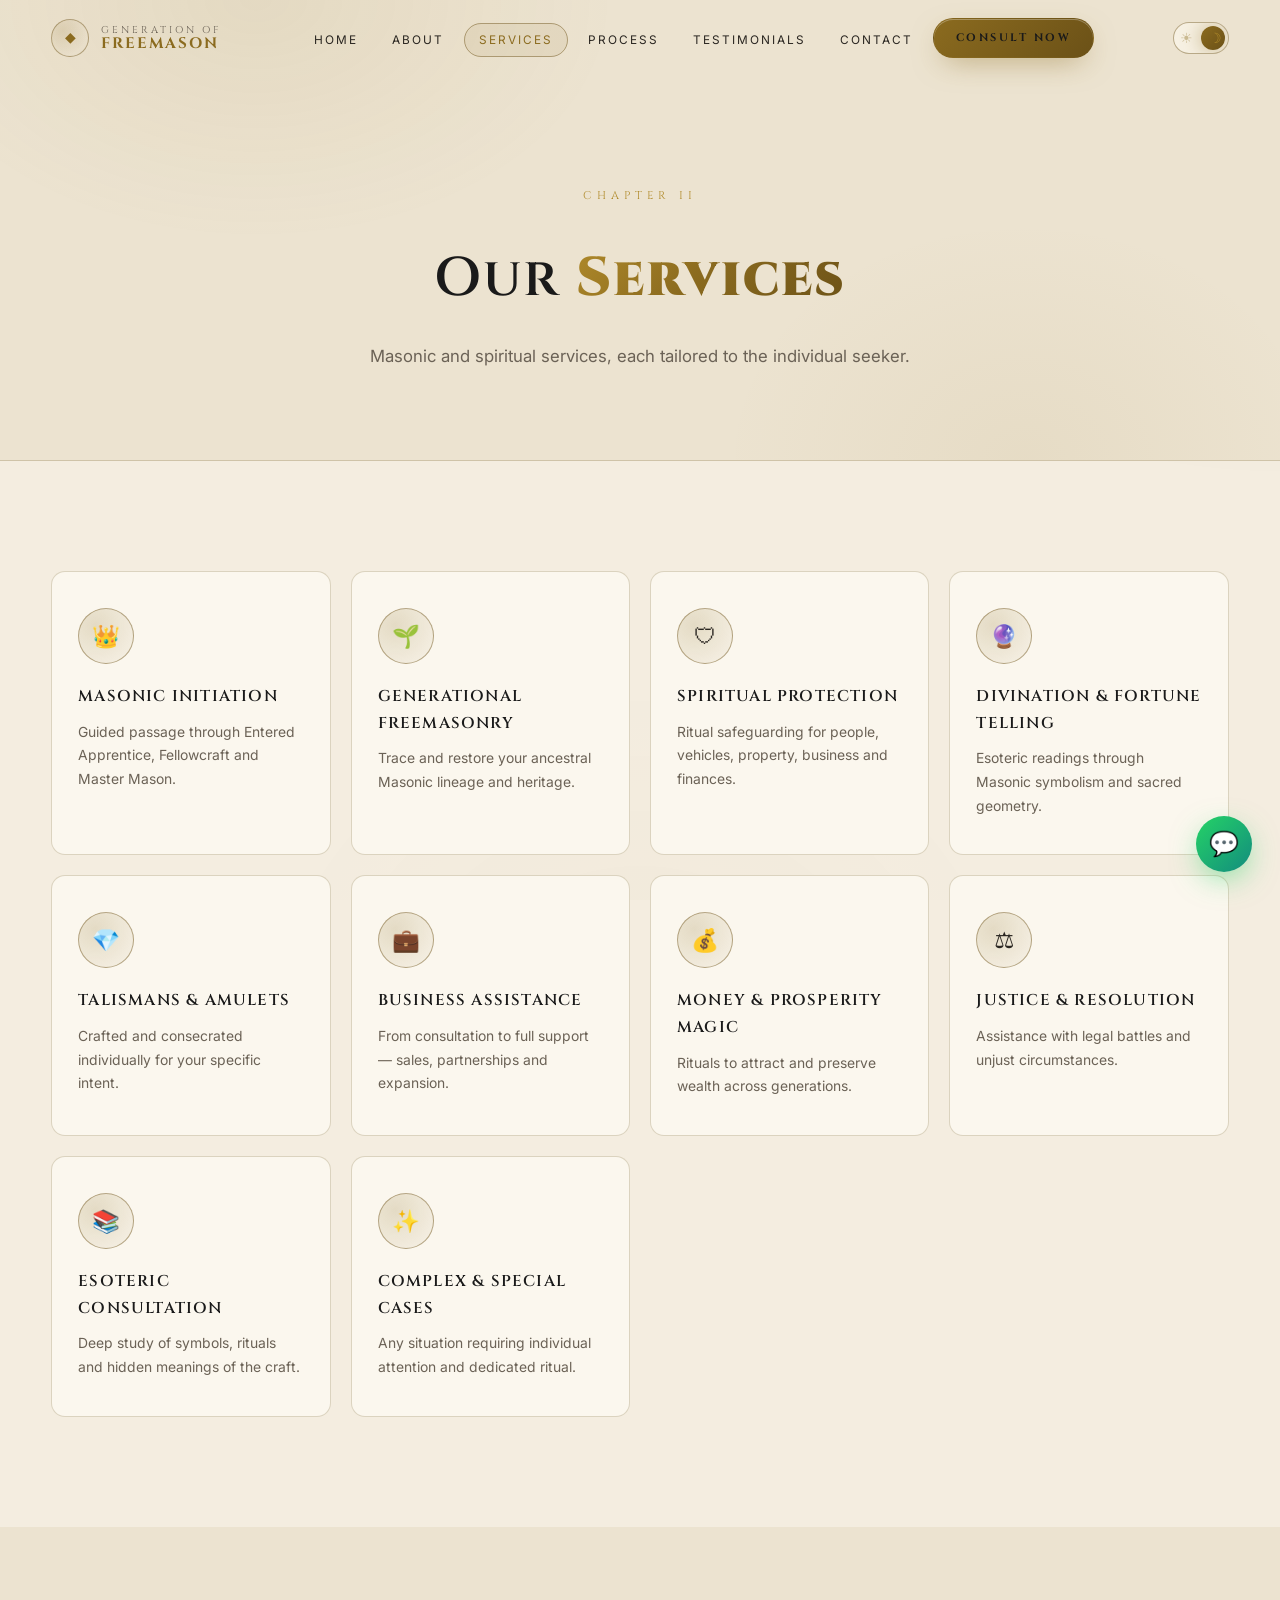
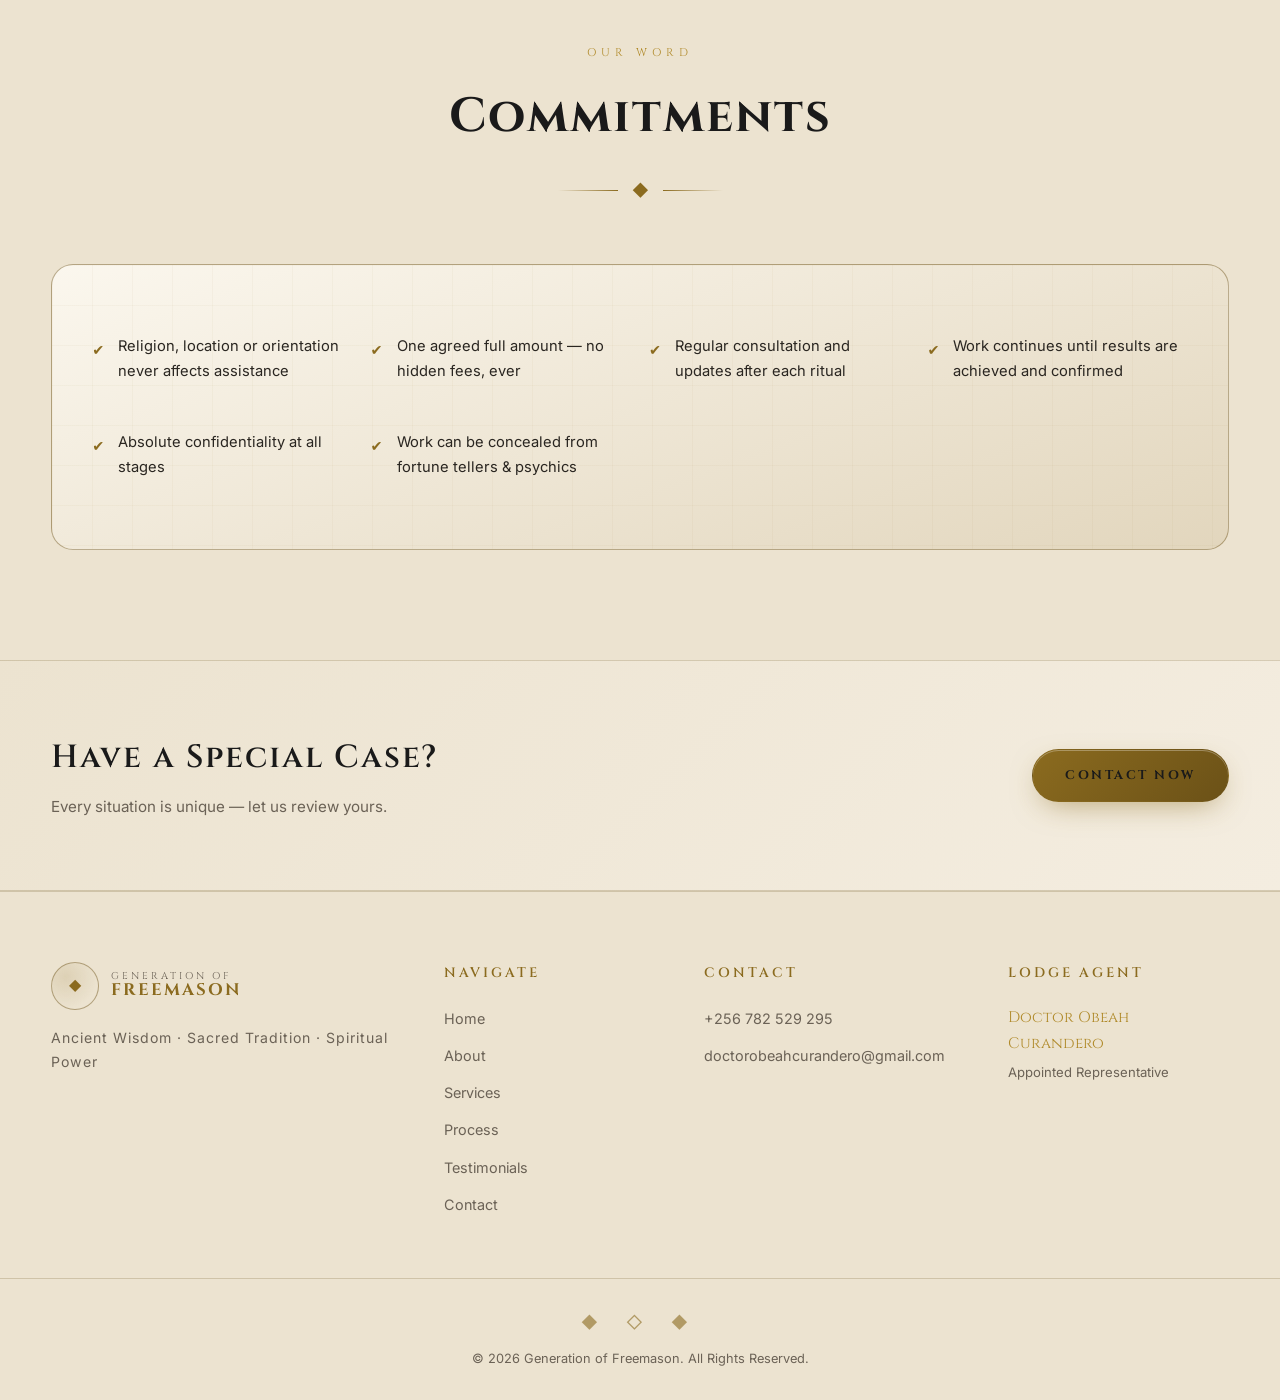
<file: service.html>
<!DOCTYPE html>
<html lang="en" data-theme="dark">
<head>
<meta charset="UTF-8" />
<meta name="viewport" content="width=device-width, initial-scale=1.0" />
<title>Services | Generation of Freemason</title>
<link href="https://fonts.googleapis.com/css2?family=Cinzel:wght@400;500;600;700;900&family=Cormorant+Garamond:ital,wght@0,300;0,400;0,500;0,600;1,400&family=Inter:wght@300;400;500;600;700&display=swap" rel="stylesheet" />
<link rel="stylesheet" href="style.css" />
</head>
<body>
<div class="preloader" id="preloader"><div class="preloader-symbol">&#9670;</div><p>Generation of Freemason</p></div>

<nav class="navbar" id="navbar">
  <div class="nav-wrap">
    <a href="index.html" class="brand"><span class="brand-symbol">&#9670;</span><span class="brand-text"><span class="brand-line-1">Generation of</span><span class="brand-line-2">Freemason</span></span></a>
    <div class="nav-actions">
      <button class="theme-toggle" id="themeToggle" aria-label="Toggle theme"><span class="theme-icon sun">&#9728;</span><span class="theme-icon moon">&#9789;</span></button>
      <button class="burger" id="burger" aria-label="Toggle menu"><span></span><span></span><span></span></button>
    </div>
    <ul class="nav-menu" id="navMenu">
      <li><a href="index.html" class="nav-link">Home</a></li>
      <li><a href="about.html" class="nav-link">About</a></li>
      <li><a href="services.html" class="nav-link active">Services</a></li>
      <li><a href="process.html" class="nav-link">Process</a></li>
      <li><a href="testimonials.html" class="nav-link">Testimonials</a></li>
      <li><a href="contact.html" class="nav-link">Contact</a></li>
      <li class="nav-cta-item"><a href="https://wa.me/256782529295" target="_blank" rel="noopener" class="btn-gold nav-cta">Consult Now</a></li>
    </ul>
  </div>
</nav>

<header class="page-hero">
  <div class="container">
    <span class="section-eyebrow">Chapter II</span>
    <h1 class="page-title">Our <span class="gold-gradient">Services</span></h1>
    <p class="page-lede">Masonic and spiritual services, each tailored to the individual seeker.</p>
  </div>
</header>

<section class="section">
  <div class="container">
    <div class="services-grid">
      <article class="service"><div class="service-icon">&#128081;</div><h3>Masonic Initiation</h3><p>Guided passage through Entered Apprentice, Fellowcraft and Master Mason.</p></article>
      <article class="service"><div class="service-icon">&#127793;</div><h3>Generational Freemasonry</h3><p>Trace and restore your ancestral Masonic lineage and heritage.</p></article>
      <article class="service"><div class="service-icon">&#128737;</div><h3>Spiritual Protection</h3><p>Ritual safeguarding for people, vehicles, property, business and finances.</p></article>
      <article class="service"><div class="service-icon">&#128302;</div><h3>Divination &amp; Fortune Telling</h3><p>Esoteric readings through Masonic symbolism and sacred geometry.</p></article>
      <article class="service"><div class="service-icon">&#128142;</div><h3>Talismans &amp; Amulets</h3><p>Crafted and consecrated individually for your specific intent.</p></article>
      <article class="service"><div class="service-icon">&#128188;</div><h3>Business Assistance</h3><p>From consultation to full support — sales, partnerships and expansion.</p></article>
      <article class="service"><div class="service-icon">&#128176;</div><h3>Money &amp; Prosperity Magic</h3><p>Rituals to attract and preserve wealth across generations.</p></article>
      <article class="service"><div class="service-icon">&#9878;</div><h3>Justice &amp; Resolution</h3><p>Assistance with legal battles and unjust circumstances.</p></article>
      <article class="service"><div class="service-icon">&#128218;</div><h3>Esoteric Consultation</h3><p>Deep study of symbols, rituals and hidden meanings of the craft.</p></article>
      <article class="service"><div class="service-icon">&#10024;</div><h3>Complex &amp; Special Cases</h3><p>Any situation requiring individual attention and dedicated ritual.</p></article>
    </div>
  </div>
</section>

<section class="section section-alt">
  <div class="container">
    <header class="section-head">
      <span class="section-eyebrow">Our Word</span>
      <h2 class="section-title">Commitments</h2>
      <div class="section-rule"><span></span>&#9670;<span></span></div>
    </header>
    <div class="commitments">
      <div class="commit-grid">
        <div class="commit"><span>&#10004;</span> Religion, location or orientation never affects assistance</div>
        <div class="commit"><span>&#10004;</span> One agreed full amount — no hidden fees, ever</div>
        <div class="commit"><span>&#10004;</span> Regular consultation and updates after each ritual</div>
        <div class="commit"><span>&#10004;</span> Work continues until results are achieved and confirmed</div>
        <div class="commit"><span>&#10004;</span> Absolute confidentiality at all stages</div>
        <div class="commit"><span>&#10004;</span> Work can be concealed from fortune tellers &amp; psychics</div>
      </div>
    </div>
  </div>
</section>

<section class="cta-band">
  <div class="container cta-inner">
    <div><h2>Have a Special Case?</h2><p>Every situation is unique — let us review yours.</p></div>
    <a href="contact.html" class="btn-gold">Contact Now</a>
  </div>
</section>

<footer class="site-footer">
  <div class="container footer-grid">
    <div class="footer-brand"><div class="brand large"><span class="brand-symbol">&#9670;</span><span class="brand-text"><span class="brand-line-1">Generation of</span><span class="brand-line-2">Freemason</span></span></div><p>Ancient Wisdom · Sacred Tradition · Spiritual Power</p></div>
    <div class="footer-col"><h4>Navigate</h4><ul><li><a href="index.html">Home</a></li><li><a href="about.html">About</a></li><li><a href="services.html">Services</a></li><li><a href="process.html">Process</a></li><li><a href="testimonials.html">Testimonials</a></li><li><a href="contact.html">Contact</a></li></ul></div>
    <div class="footer-col"><h4>Contact</h4><ul><li><a href="https://wa.me/256782529295" target="_blank" rel="noopener">+256 782 529 295</a></li><li><a href="mailto:doctorobeahcurandero@gmail.com">doctorobeahcurandero@gmail.com</a></li></ul></div>
    <div class="footer-col"><h4>Lodge Agent</h4><p class="footer-agent">Doctor Obeah Curandero</p><p class="footer-muted">Appointed Representative</p></div>
  </div>
  <div class="footer-bottom"><span>&#9670; &#9671; &#9670;</span><p>&copy; 2026 Generation of Freemason. All Rights Reserved.</p></div>
</footer>

<a class="float-wa" href="https://wa.me/256782529295" target="_blank" rel="noopener" aria-label="WhatsApp"><span>&#128172;</span></a>
<button class="to-top" id="toTop" aria-label="Back to top">&#8679;</button>
<script src="script.js"></script>
</body>
</html>
</file>
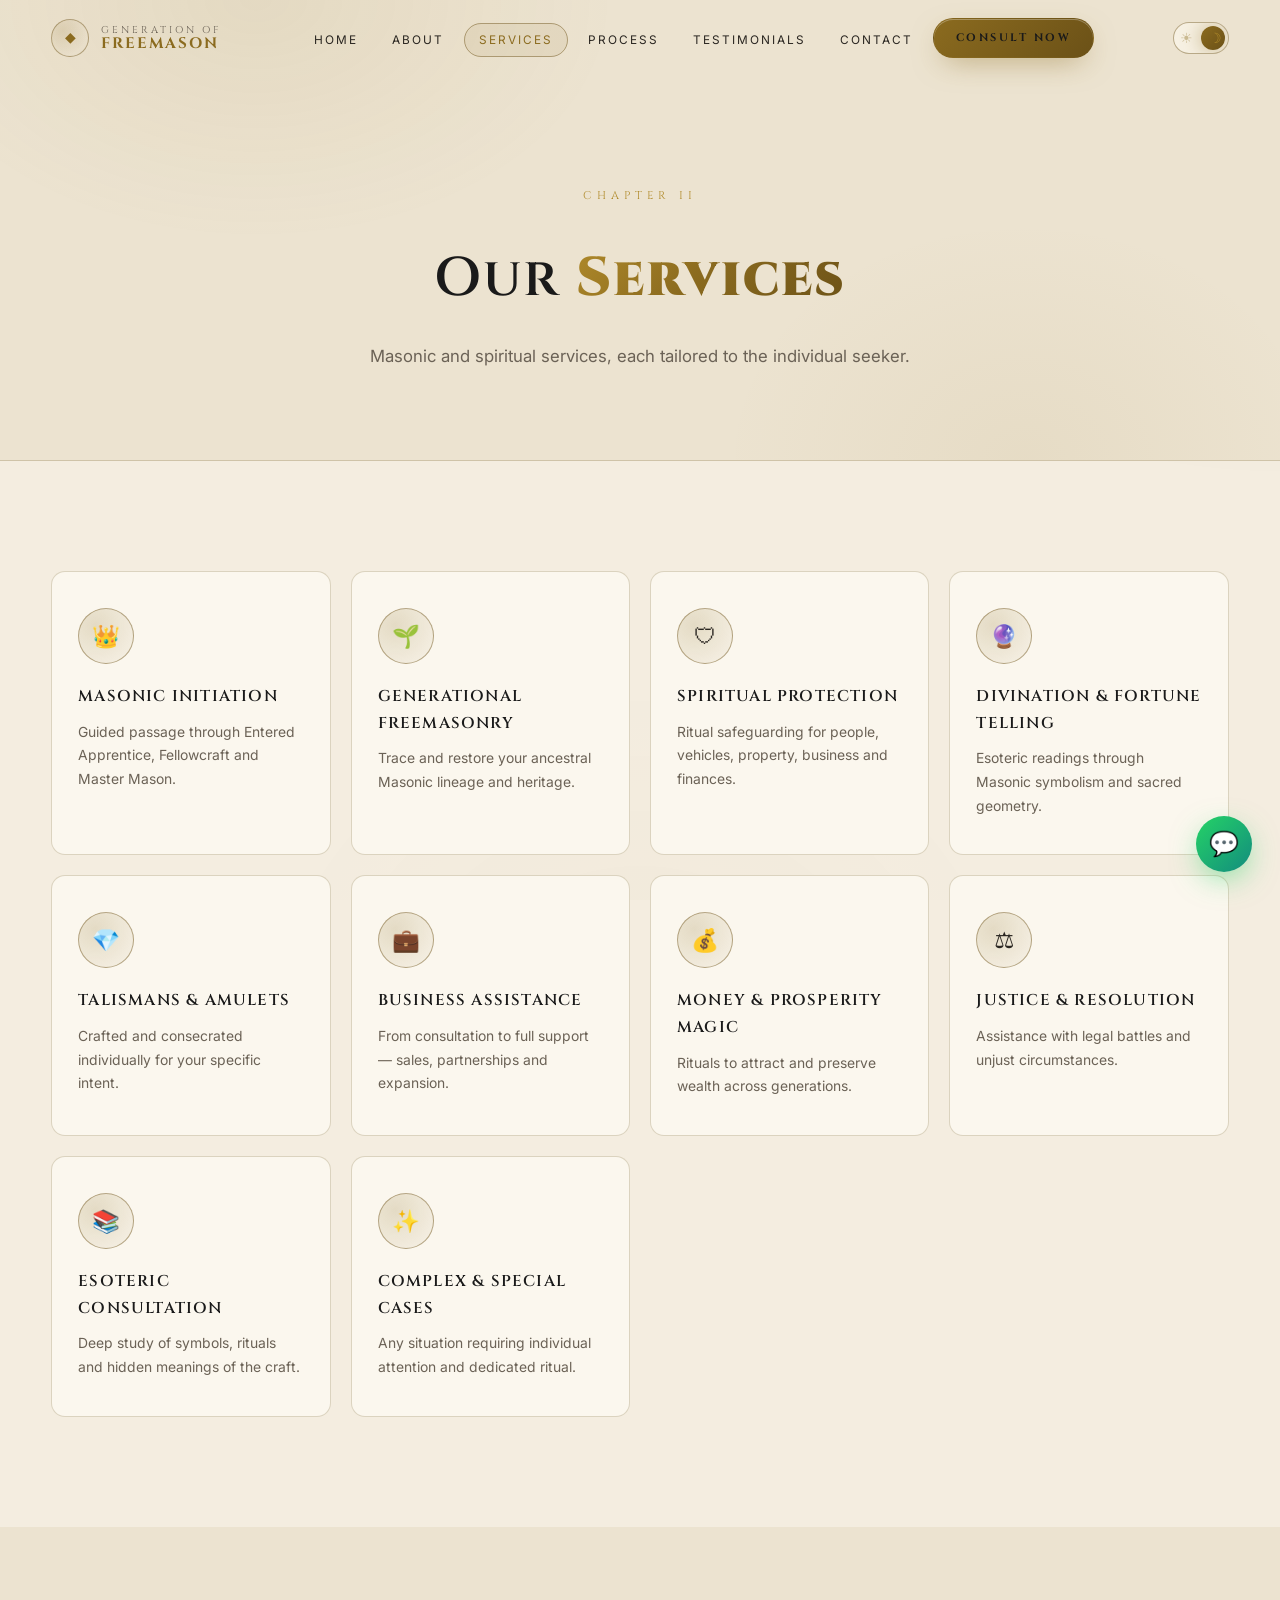
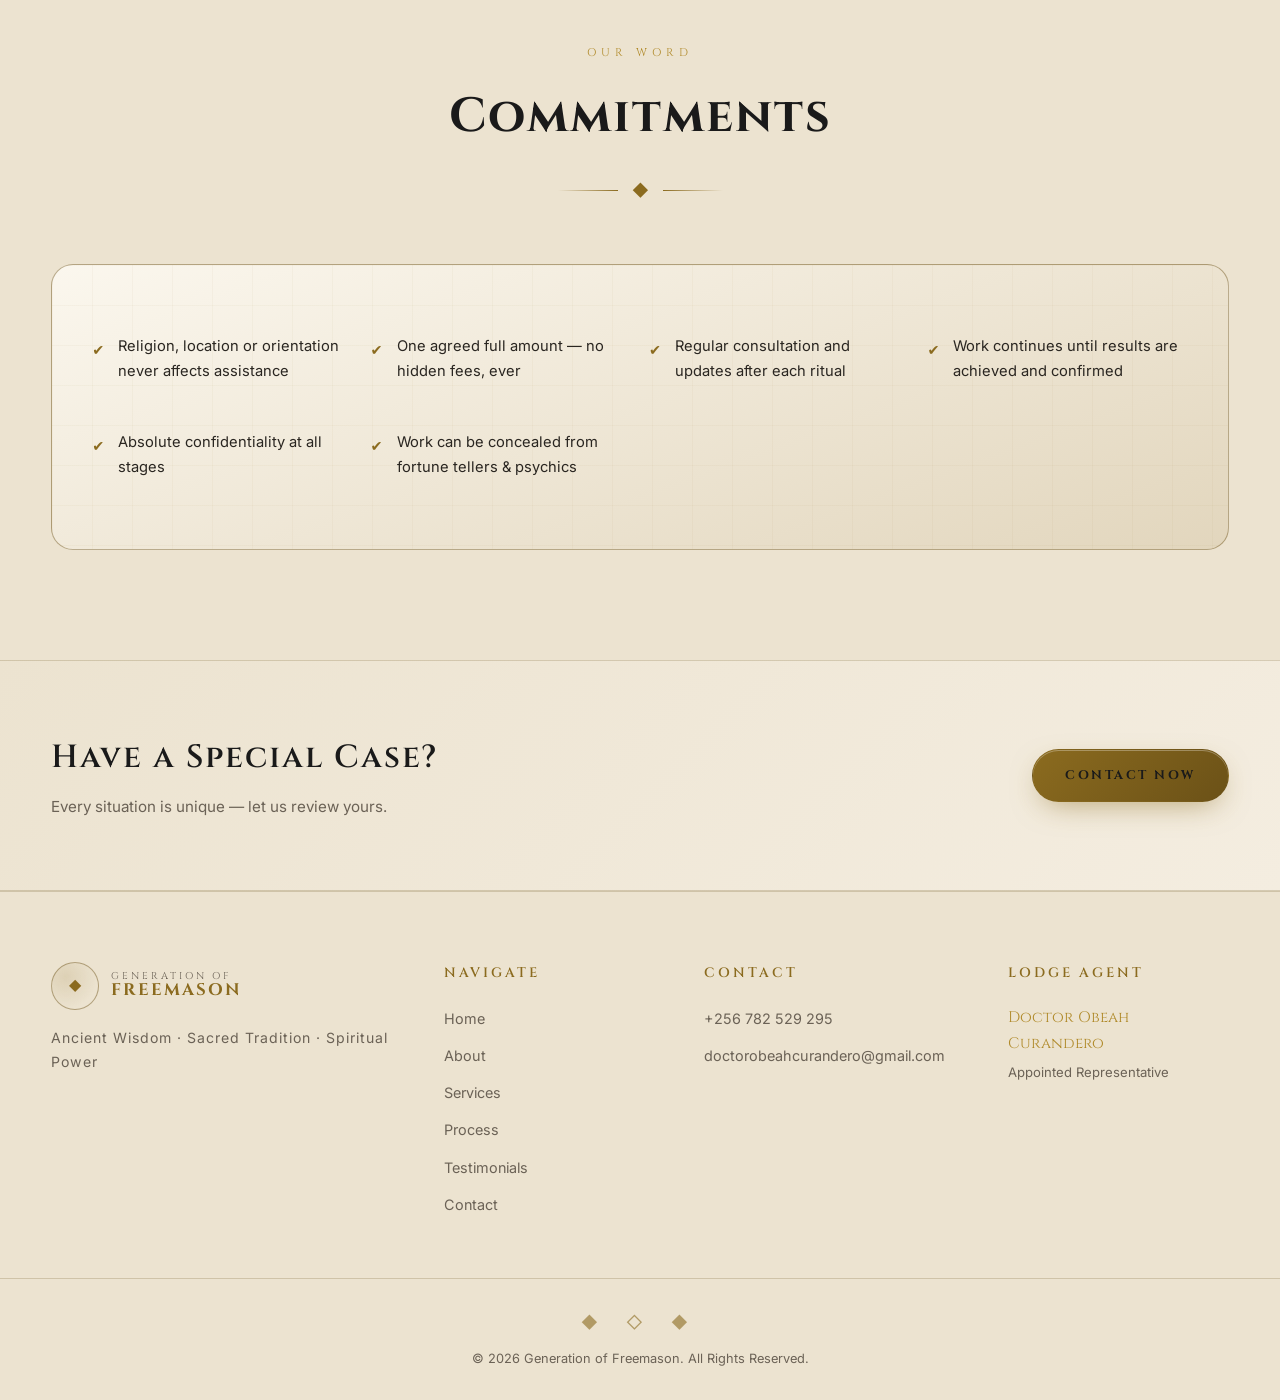
<file: services.html>
<!DOCTYPE html>
<html lang="en" data-theme="dark">
<head>
  <!-- Google tag (gtag.js) -->
<script async src="https://www.googletagmanager.com/gtag/js?id=G-2G66LNHVZB"></script>
<script>
  window.dataLayer = window.dataLayer || [];
  function gtag(){dataLayer.push(arguments);}
  gtag('js', new Date());

  gtag('config', 'G-2G66LNHVZB');
</script>
<meta charset="UTF-8" />
<meta name="viewport" content="width=device-width, initial-scale=1.0" />
<meta name="description" content="Masonic and spiritual services offered by the Generation of Freemason Lodge — initiation, protection, prosperity, divination and more." />
<title>Services | Generation of Freemason</title>
<link rel="preconnect" href="https://fonts.googleapis.com" />
<link rel="preconnect" href="https://fonts.gstatic.com" crossorigin />
<link href="https://fonts.googleapis.com/css2?family=Cinzel:wght@400;500;600;700;900&family=Cormorant+Garamond:ital,wght@0,300;0,400;0,500;0,600;1,400&family=Inter:wght@300;400;500;600;700&display=swap" rel="stylesheet" />
<link rel="stylesheet" href="style.css" />
</head>
<body>
<div class="preloader" id="preloader"><div class="preloader-symbol">&#9670;</div><p>Generation of Freemason</p></div>

<nav class="navbar" id="navbar">
  <div class="nav-wrap">
    <a href="index.html" class="brand"><span class="brand-symbol">&#9670;</span><span class="brand-text"><span class="brand-line-1">Generation of</span><span class="brand-line-2">Freemason</span></span></a>
    <div class="nav-actions">
      <button class="theme-toggle" id="themeToggle" aria-label="Toggle theme"><span class="theme-icon sun">&#9728;</span><span class="theme-icon moon">&#9789;</span></button>
      <button class="burger" id="burger" aria-label="Toggle menu"><span></span><span></span><span></span></button>
    </div>
    <ul class="nav-menu" id="navMenu">
      <li><a href="index.html" class="nav-link">Home</a></li>
      <li><a href="about.html" class="nav-link">About</a></li>
      <li><a href="services.html" class="nav-link active">Services</a></li>
      <li><a href="process.html" class="nav-link">Process</a></li>
      <li><a href="testimonials.html" class="nav-link">Testimonials</a></li>
      <li><a href="contact.html" class="nav-link">Contact</a></li>
      <li class="nav-cta-item"><a href="https://wa.me/256782529295" target="_blank" rel="noopener" class="btn-gold nav-cta">Consult Now</a></li>
    </ul>
  </div>
</nav>

<header class="page-hero">
  <div class="container">
    <span class="section-eyebrow">Chapter II</span>
    <h1 class="page-title">Our <span class="gold-gradient">Services</span></h1>
    <p class="page-lede">Masonic and spiritual services, each tailored to the individual seeker.</p>
  </div>
</header>

<section class="section">
  <div class="container">
    <div class="services-grid">
      <article class="service"><div class="service-icon">&#128081;</div><h3>Masonic Initiation</h3><p>Guided passage through Entered Apprentice, Fellowcraft and Master Mason.</p></article>
      <article class="service"><div class="service-icon">&#127793;</div><h3>Generational Freemasonry</h3><p>Trace and restore your ancestral Masonic lineage and heritage.</p></article>
      <article class="service"><div class="service-icon">&#128737;</div><h3>Spiritual Protection</h3><p>Ritual safeguarding for people, vehicles, property, business and finances.</p></article>
      <article class="service"><div class="service-icon">&#128302;</div><h3>Divination &amp; Fortune Telling</h3><p>Esoteric readings through Masonic symbolism and sacred geometry.</p></article>
      <article class="service"><div class="service-icon">&#128142;</div><h3>Talismans &amp; Amulets</h3><p>Crafted and consecrated individually for your specific intent.</p></article>
      <article class="service"><div class="service-icon">&#128188;</div><h3>Business Assistance</h3><p>From consultation to full support — sales, partnerships and expansion.</p></article>
      <article class="service"><div class="service-icon">&#128176;</div><h3>Money &amp; Prosperity Magic</h3><p>Rituals to attract and preserve wealth across generations.</p></article>
      <article class="service"><div class="service-icon">&#9878;</div><h3>Justice &amp; Resolution</h3><p>Assistance with legal battles and unjust circumstances.</p></article>
      <article class="service"><div class="service-icon">&#128218;</div><h3>Esoteric Consultation</h3><p>Deep study of symbols, rituals and hidden meanings of the craft.</p></article>
      <article class="service"><div class="service-icon">&#10024;</div><h3>Complex &amp; Special Cases</h3><p>Any situation requiring individual attention and dedicated ritual.</p></article>
    </div>
  </div>
</section>

<section class="section section-alt">
  <div class="container">
    <header class="section-head">
      <span class="section-eyebrow">Our Word</span>
      <h2 class="section-title">Commitments</h2>
      <div class="section-rule"><span></span>&#9670;<span></span></div>
    </header>
    <div class="commitments">
      <div class="commit-grid">
        <div class="commit"><span>&#10004;</span> Religion, location or orientation never affects assistance</div>
        <div class="commit"><span>&#10004;</span> One agreed full amount — no hidden fees, ever</div>
        <div class="commit"><span>&#10004;</span> Regular consultation and updates after each ritual</div>
        <div class="commit"><span>&#10004;</span> Work continues until results are achieved and confirmed</div>
        <div class="commit"><span>&#10004;</span> Absolute confidentiality at all stages</div>
        <div class="commit"><span>&#10004;</span> Work can be concealed from fortune tellers &amp; psychics</div>
      </div>
    </div>
  </div>
</section>

<section class="cta-band">
  <div class="container cta-inner">
    <div><h2>Have a Special Case?</h2><p>Every situation is unique — let us review yours.</p></div>
    <a href="contact.html" class="btn-gold">Contact Now</a>
  </div>
</section>

<footer class="site-footer">
  <div class="container footer-grid">
    <div class="footer-brand"><div class="brand large"><span class="brand-symbol">&#9670;</span><span class="brand-text"><span class="brand-line-1">Generation of</span><span class="brand-line-2">Freemason</span></span></div><p>Ancient Wisdom · Sacred Tradition · Spiritual Power</p></div>
    <div class="footer-col"><h4>Navigate</h4><ul><li><a href="index.html">Home</a></li><li><a href="about.html">About</a></li><li><a href="services.html">Services</a></li><li><a href="process.html">Process</a></li><li><a href="testimonials.html">Testimonials</a></li><li><a href="contact.html">Contact</a></li></ul></div>
    <div class="footer-col"><h4>Contact</h4><ul><li><a href="https://wa.me/256782529295" target="_blank" rel="noopener">+256 782 529 295</a></li><li><a href="mailto:doctorobeahcurandero@gmail.com">doctorobeahcurandero@gmail.com</a></li></ul></div>
    <div class="footer-col"><h4>Lodge Agent</h4><p class="footer-agent">Doctor Obeah Curandero</p><p class="footer-muted">Appointed Representative</p></div>
  </div>
  <div class="footer-bottom"><span>&#9670; &#9671; &#9670;</span><p>&copy; 2026 Generation of Freemason. All Rights Reserved.</p></div>
</footer>

<a class="float-wa" href="https://wa.me/256782529295" target="_blank" rel="noopener" aria-label="WhatsApp"><span>&#128172;</span></a>
<button class="to-top" id="toTop" aria-label="Back to top">&#8679;</button>
<script src="script.js"></script>
</body>
</html>
</file>
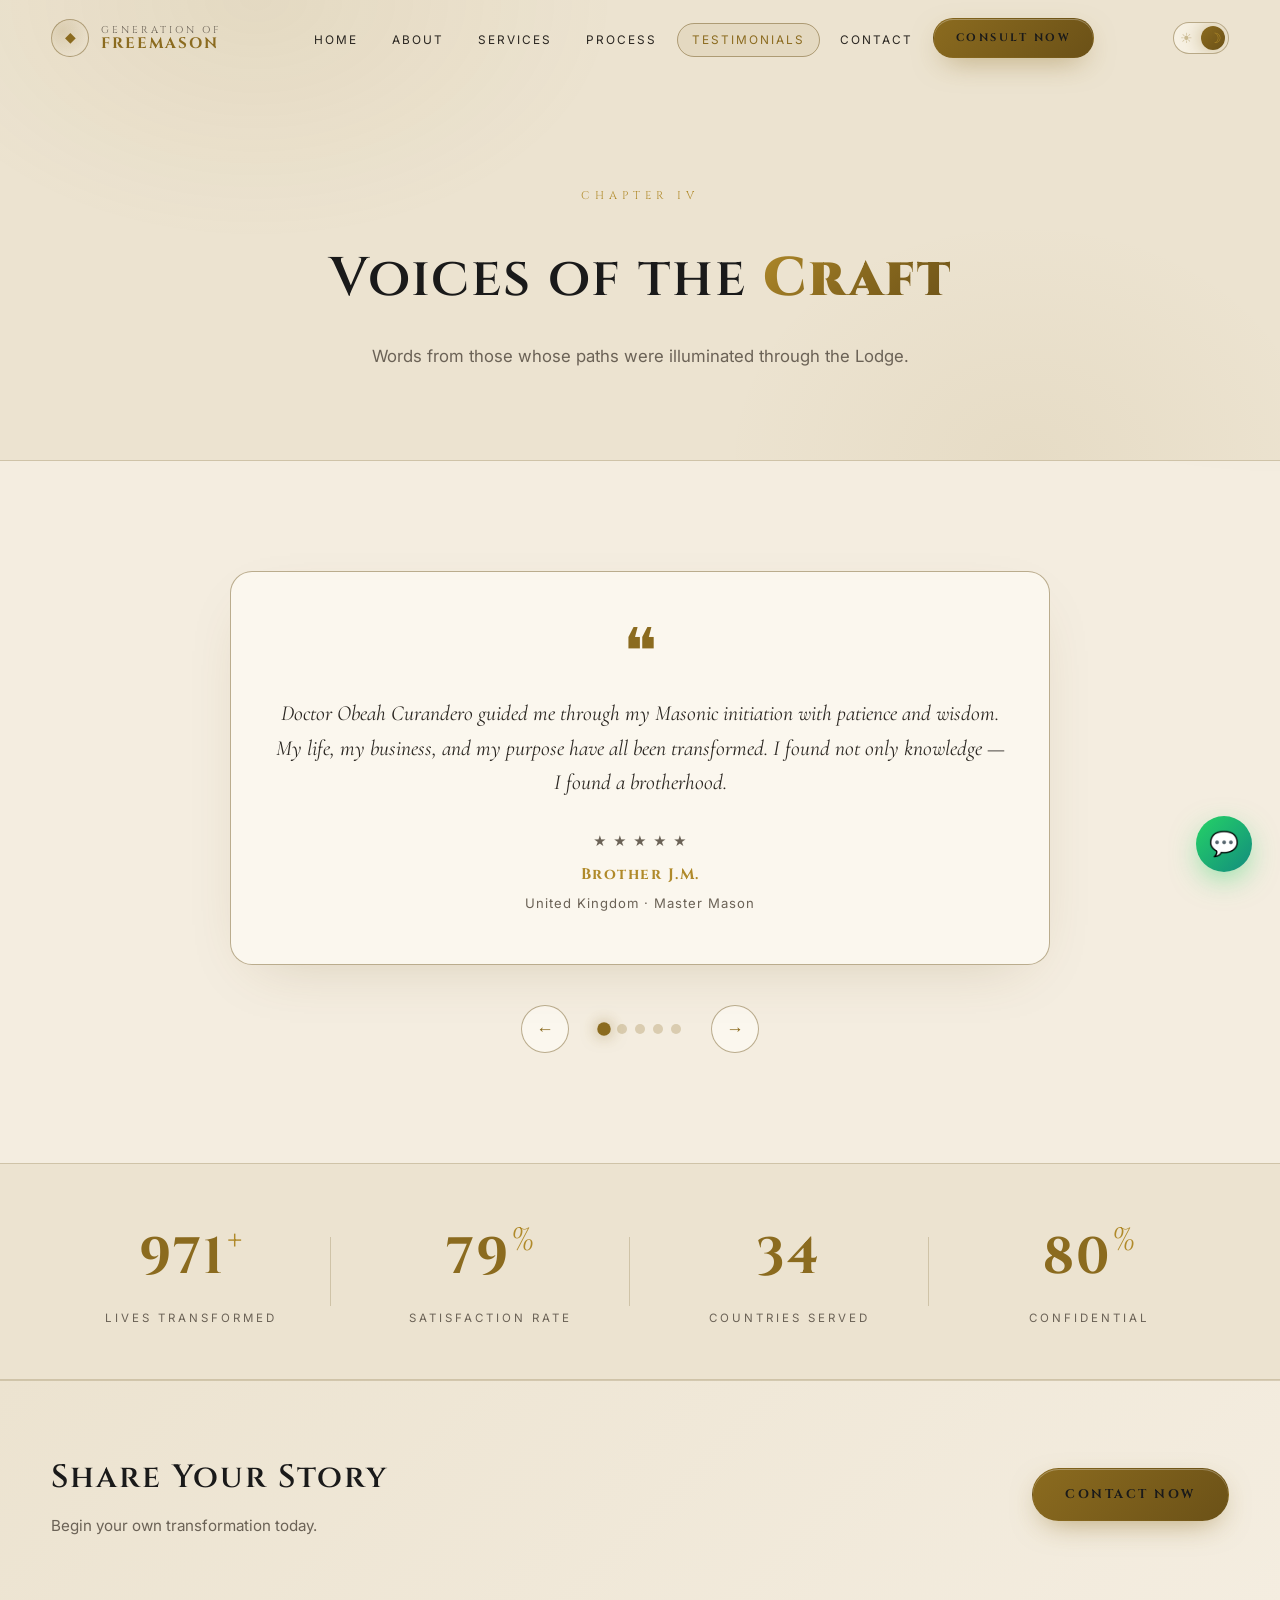
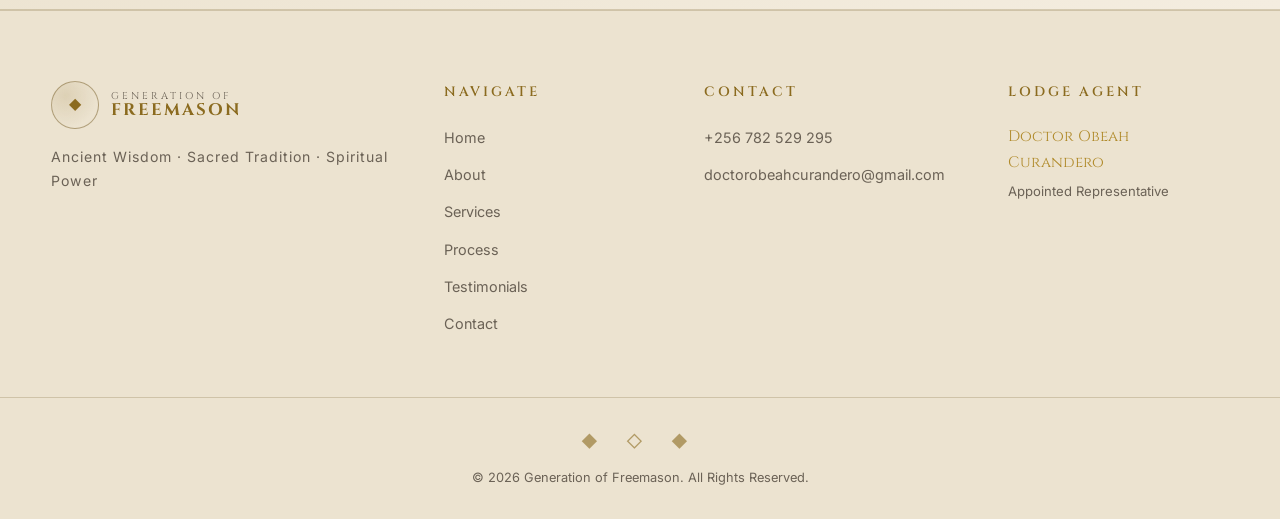
<file: testimonials.html>
<!DOCTYPE html>
<html lang="en" data-theme="dark">
<head>
<meta charset="UTF-8" />
<meta name="viewport" content="width=device-width, initial-scale=1.0" />
<title>Testimonials | Generation of Freemason</title>
<link href="https://fonts.googleapis.com/css2?family=Cinzel:wght@400;500;600;700;900&family=Cormorant+Garamond:ital,wght@0,300;0,400;0,500;0,600;1,400&family=Inter:wght@300;400;500;600;700&display=swap" rel="stylesheet" />
<link rel="stylesheet" href="style.css" />
</head>
<body>
<div class="preloader" id="preloader"><div class="preloader-symbol">&#9670;</div><p>Generation of Freemason</p></div>

<nav class="navbar" id="navbar">
  <div class="nav-wrap">
    <a href="index.html" class="brand"><span class="brand-symbol">&#9670;</span><span class="brand-text"><span class="brand-line-1">Generation of</span><span class="brand-line-2">Freemason</span></span></a>
    <div class="nav-actions">
      <button class="theme-toggle" id="themeToggle" aria-label="Toggle theme"><span class="theme-icon sun">&#9728;</span><span class="theme-icon moon">&#9789;</span></button>
      <button class="burger" id="burger" aria-label="Toggle menu"><span></span><span></span><span></span></button>
    </div>
    <ul class="nav-menu" id="navMenu">
      <li><a href="index.html" class="nav-link">Home</a></li>
      <li><a href="about.html" class="nav-link">About</a></li>
      <li><a href="services.html" class="nav-link">Services</a></li>
      <li><a href="process.html" class="nav-link">Process</a></li>
      <li><a href="testimonials.html" class="nav-link active">Testimonials</a></li>
      <li><a href="contact.html" class="nav-link">Contact</a></li>
      <li class="nav-cta-item"><a href="https://wa.me/256782529295" target="_blank" rel="noopener" class="btn-gold nav-cta">Consult Now</a></li>
    </ul>
  </div>
</nav>

<header class="page-hero">
  <div class="container">
    <span class="section-eyebrow">Chapter IV</span>
    <h1 class="page-title">Voices of the <span class="gold-gradient">Craft</span></h1>
    <p class="page-lede">Words from those whose paths were illuminated through the Lodge.</p>
  </div>
</header>

<!-- SLIDER -->
<section class="section">
  <div class="container">
    <div class="testimonial-slider" id="slider">
      <article class="testimonial active">
        <div class="t-quote">&#10077;</div>
        <p class="t-text">
          Doctor Obeah Curandero guided me through my Masonic initiation with patience
          and wisdom. My life, my business, and my purpose have all been transformed.
          I found not only knowledge — I found a brotherhood.
        </p>
        <div class="t-author">
          <span class="t-stars">&#9733; &#9733; &#9733; &#9733; &#9733;</span>
          <strong>Brother J.M.</strong>
          <span>United Kingdom · Master Mason</span>
        </div>
      </article>

      <article class="testimonial">
        <div class="t-quote">&#10077;</div>
        <p class="t-text">
          The spiritual protection rituals brought peace to my family and cleared
          blockages in my business. Every step was communicated. Every ritual was
          shared. I am forever grateful.
        </p>
        <div class="t-author">
          <span class="t-stars">&#9733; &#9733; &#9733; &#9733; &#9733;</span>
          <strong>Sister A.K.</strong>
          <span>South Africa · Lodge Member</span>
        </div>
      </article>

      <article class="testimonial">
        <div class="t-quote">&#10077;</div>
        <p class="t-text">
          I reconnected with my ancestral Masonic roots. The experience was profound,
          discreet, and life-changing. The Lodge Agent treated my case with absolute
          respect and confidentiality.
        </p>
        <div class="t-author">
          <span class="t-stars">&#9733; &#9733; &#9733; &#9733; &#9733;</span>
          <strong>Brother D.O.</strong>
          <span>Nigeria · Generational Freemason</span>
        </div>
      </article>

      <article class="testimonial">
        <div class="t-quote">&#10077;</div>
        <p class="t-text">
          After months of legal troubles, the work carried out by the Lodge brought
          resolution I never thought possible. The truth came to light. I regained
          my peace of mind and my reputation.
        </p>
        <div class="t-author">
          <span class="t-stars">&#9733; &#9733; &#9733; &#9733; &#9733;</span>
          <strong>Brother R.P.</strong>
          <span>United States · Justice Case</span>
        </div>
      </article>

      <article class="testimonial">
        <div class="t-quote">&#10077;</div>
        <p class="t-text">
          The talisman I received has protected me in ways I cannot fully describe.
          Whoever seeks true guidance — this is the place. Discreet, professional,
          and complete.
        </p>
        <div class="t-author">
          <span class="t-stars">&#9733; &#9733; &#9733; &#9733; &#9733;</span>
          <strong>Sister L.V.</strong>
          <span>Canada · Protection Work</span>
        </div>
      </article>
    </div>

    <div class="slider-controls">
      <button class="slider-btn" id="prevT" aria-label="Previous">&#8592;</button>
      <div class="slider-dots" id="dots"></div>
      <button class="slider-btn" id="nextT" aria-label="Next">&#8594;</button>
    </div>
  </div>
</section>

<!-- STATS -->
<section class="stats-strip">
  <div class="container stats-grid">
    <div class="stat"><div class="stat-num" data-count="1200">0</div><div class="stat-plus">+</div><div class="stat-label">Lives Transformed</div></div>
    <div class="stat"><div class="stat-num" data-count="98">0</div><div class="stat-plus">%</div><div class="stat-label">Satisfaction Rate</div></div>
    <div class="stat"><div class="stat-num" data-count="42">0</div><div class="stat-plus"></div><div class="stat-label">Countries Served</div></div>
    <div class="stat"><div class="stat-num" data-count="100">0</div><div class="stat-plus">%</div><div class="stat-label">Confidential</div></div>
  </div>
</section>

<section class="cta-band">
  <div class="container cta-inner">
    <div><h2>Share Your Story</h2><p>Begin your own transformation today.</p></div>
    <a href="contact.html" class="btn-gold">Contact Now</a>
  </div>
</section>

<footer class="site-footer">
  <div class="container footer-grid">
    <div class="footer-brand"><div class="brand large"><span class="brand-symbol">&#9670;</span><span class="brand-text"><span class="brand-line-1">Generation of</span><span class="brand-line-2">Freemason</span></span></div><p>Ancient Wisdom · Sacred Tradition · Spiritual Power</p></div>
    <div class="footer-col"><h4>Navigate</h4><ul><li><a href="index.html">Home</a></li><li><a href="about.html">About</a></li><li><a href="services.html">Services</a></li><li><a href="process.html">Process</a></li><li><a href="testimonials.html">Testimonials</a></li><li><a href="contact.html">Contact</a></li></ul></div>
    <div class="footer-col"><h4>Contact</h4><ul><li><a href="https://wa.me/256782529295" target="_blank" rel="noopener">+256 782 529 295</a></li><li><a href="mailto:doctorobeahcurandero@gmail.com">doctorobeahcurandero@gmail.com</a></li></ul></div>
    <div class="footer-col"><h4>Lodge Agent</h4><p class="footer-agent">Doctor Obeah Curandero</p><p class="footer-muted">Appointed Representative</p></div>
  </div>
  <div class="footer-bottom"><span>&#9670; &#9671; &#9670;</span><p>&copy; 2026 Generation of Freemason. All Rights Reserved.</p></div>
</footer>

<a class="float-wa" href="https://wa.me/256782529295" target="_blank" rel="noopener" aria-label="WhatsApp"><span>&#128172;</span></a>
<button class="to-top" id="toTop" aria-label="Back to top">&#8679;</button>
<script src="script.js"></script>
</body>
</html>
</file>
<file: style.css>
/* =========================================================
   GENERATION OF FREEMASON — Modern Classic 2031
   Dark (Obsidian) + Parchment Mode
   ========================================================= */

*, *::before, *::after { margin:0; padding:0; box-sizing:border-box; }

/* ---------- DARK THEME (default) ---------- */
:root, [data-theme="dark"] {
  --gold:        #d4af37;
  --gold-soft:   #f0d77b;
  --gold-deep:   #a8842a;
  --bg:          #07070a;
  --bg-2:        #0d0e13;
  --bg-3:        #14151b;
  --surface:     #16171e;
  --surface-2:   #1c1d26;
  --parchment:   #ece5d4;
  --text:        #e9e6dd;
  --text-mute:   #96938a;
  --heading:     #ece5d4;
  --line:        rgba(212,175,55,0.18);
  --line-strong: rgba(212,175,55,0.35);
  --glow:        0 0 40px rgba(212,175,55,0.25);
  --field-bg:    rgba(0,0,0,0.35);
  --card-shadow: 0 20px 60px -30px rgba(0,0,0,0.8);
}

/* ---------- PARCHMENT (LIGHT) THEME ---------- */
[data-theme="light"] {
  --gold:        #8b6b1f;
  --gold-soft:   #b08a2a;
  --gold-deep:   #6b5117;
  --bg:          #f4ede0;
  --bg-2:        #ece3d0;
  --bg-3:        #e2d6bd;
  --surface:     #fbf7ee;
  --surface-2:   #f7f1e3;
  --parchment:   #1a1a1a;
  --text:        #2a2621;
  --text-mute:   #6b6256;
  --heading:     #1a1a1a;
  --line:        rgba(107,81,23,0.22);
  --line-strong: rgba(107,81,23,0.45);
  --glow:        0 0 40px rgba(139,107,31,0.18);
  --field-bg:    rgba(255,255,255,0.6);
  --card-shadow: 0 20px 60px -30px rgba(107,81,23,0.25);
}

html { scroll-behavior:smooth; scroll-padding-top:90px; }

body {
  font-family:'Inter', system-ui, sans-serif;
  background: var(--bg);
  color: var(--text);
  line-height:1.7;
  overflow-x:hidden;
  -webkit-font-smoothing:antialiased;
  transition: background .5s ease, color .5s ease;
}

body::before {
  content:'';
  position:fixed; inset:0;
  background:
    radial-gradient(1200px 800px at 15% -10%, color-mix(in srgb, var(--gold) 8%, transparent), transparent 60%),
    radial-gradient(900px 600px at 100% 20%, color-mix(in srgb, var(--gold) 5%, transparent), transparent 55%),
    radial-gradient(700px 700px at 50% 120%, color-mix(in srgb, var(--gold) 6%, transparent), transparent 60%);
  pointer-events:none;
  z-index:0;
  transition: opacity .5s;
}
[data-theme="light"] body::before { opacity:.5; }

img { max-width:100%; display:block; }
a { color:inherit; text-decoration:none; }
ul, ol { list-style:none; }

h1, h2, h3, h4 { font-family:'Cinzel', serif; font-weight:600; letter-spacing:.5px; color:var(--heading); }

.container { width:min(1200px, 92%); margin-inline:auto; position:relative; z-index:1; }

/* ---------- PRELOADER ---------- */
.preloader {
  position:fixed; inset:0;
  background: var(--bg);
  display:flex; flex-direction:column; align-items:center; justify-content:center;
  gap:20px; z-index:9999;
  transition: opacity .6s ease, visibility .6s;
}
.preloader.hide { opacity:0; visibility:hidden; }
.preloader-symbol { font-size:3rem; color:var(--gold); animation:spinPulse 2s infinite ease-in-out; }
.preloader p { font-family:'Cinzel', serif; letter-spacing:6px; font-size:.75rem; text-transform:uppercase; color:var(--text-mute); }
@keyframes spinPulse { 0%,100%{transform:rotate(0deg) scale(1);opacity:.5;} 50%{transform:rotate(180deg) scale(1.15);opacity:1;} }

/* ---------- NAV ---------- */
.navbar {
  position:fixed; top:0; left:0; right:0;
  padding:18px 0; z-index:900;
  transition: all .4s cubic-bezier(.22,.61,.36,1);
  background: transparent;
  border-bottom:1px solid transparent;
}
.navbar.scrolled {
  padding:12px 0;
  background: color-mix(in srgb, var(--bg) 82%, transparent);
  backdrop-filter: blur(20px) saturate(180%);
  -webkit-backdrop-filter: blur(20px) saturate(180%);
  border-bottom:1px solid var(--line);
}
.nav-wrap { width:min(1200px, 92%); margin-inline:auto; display:flex; align-items:center; justify-content:space-between; gap:16px; }

.brand { display:flex; align-items:center; gap:12px; font-family:'Cinzel', serif; }
.brand-symbol {
  width:38px; height:38px; display:grid; place-items:center;
  border:1px solid var(--line-strong); border-radius:50%;
  color:var(--gold); font-size:.9rem;
  background: radial-gradient(circle at 30% 30%, color-mix(in srgb, var(--gold) 15%, transparent), transparent 70%);
}
.brand-text { display:flex; flex-direction:column; line-height:1; }
.brand-line-1 { font-size:.62rem; letter-spacing:3px; color:var(--text-mute); text-transform:uppercase; }
.brand-line-2 { font-size:.95rem; letter-spacing:2px; color:var(--gold); text-transform:uppercase; font-weight:700; }
.brand.large .brand-symbol { width:48px; height:48px; font-size:1rem; }
.brand.large .brand-line-2 { font-size:1.05rem; }

.nav-actions { display:flex; align-items:center; gap:10px; order:2; }
.nav-menu { display:flex; align-items:center; gap:6px; order:1; }

.nav-link {
  padding:9px 14px; font-size:.74rem; letter-spacing:2px;
  text-transform:uppercase; color:var(--text);
  border-radius:100px; transition: all .3s cubic-bezier(.22,.61,.36,1);
}
.nav-link:hover { color:var(--gold); }
.nav-link.active {
  color:var(--gold);
  background: color-mix(in srgb, var(--gold) 8%, transparent);
  border:1px solid var(--line-strong);
}

/* Theme toggle */
.theme-toggle {
  position:relative; width:56px; height:32px;
  border-radius:100px;
  background: var(--surface-2);
  border:1px solid var(--line-strong);
  cursor:pointer; padding:0;
  transition: all .4s cubic-bezier(.22,.61,.36,1);
  overflow:hidden;
}
.theme-toggle:hover { border-color: var(--gold); }
.theme-icon {
  position:absolute; top:50%; transform:translateY(-50%);
  font-size:.85rem; transition: all .4s cubic-bezier(.22,.61,.36,1);
}
.theme-icon.sun { left:6px; color: var(--gold); opacity:1; }
.theme-icon.moon { right:6px; color: var(--gold-soft); opacity:.4; }
[data-theme="light"] .theme-icon.sun { opacity:.4; }
[data-theme="light"] .theme-icon.moon { opacity:1; }
.theme-toggle::before {
  content:''; position:absolute; top:3px; left:3px;
  width:24px; height:24px; border-radius:50%;
  background: linear-gradient(135deg, var(--gold), var(--gold-deep));
  transition: transform .4s cubic-bezier(.22,.61,.36,1);
  box-shadow: 0 0 20px color-mix(in srgb, var(--gold) 50%, transparent);
}
[data-theme="light"] .theme-toggle::before { transform: translateX(24px); }

/* Burger */
.burger {
  display:none; width:42px; height:42px;
  background:transparent; border:1px solid var(--line-strong);
  border-radius:50%; flex-direction:column; align-items:center; justify-content:center;
  gap:5px; cursor:pointer;
}
.burger span { width:18px; height:1.5px; background:var(--gold); transition: all .3s cubic-bezier(.22,.61,.36,1); }
.burger.open span:nth-child(1) { transform: translateY(6.5px) rotate(45deg); }
.burger.open span:nth-child(2) { opacity:0; }
.burger.open span:nth-child(3) { transform: translateY(-6.5px) rotate(-45deg); }

/* ---------- BUTTONS ---------- */
.btn-gold, .btn-ghost {
  display:inline-flex; align-items:center; justify-content:center; gap:10px;
  padding:15px 32px; font-family:'Cinzel', serif; font-size:.78rem;
  letter-spacing:2.5px; text-transform:uppercase;
  border-radius:100px; cursor:pointer;
  transition: all .35s cubic-bezier(.22,.61,.36,1);
  border:1px solid transparent; white-space:nowrap;
}
.btn-gold {
  background: linear-gradient(135deg, var(--gold) 0%, var(--gold-deep) 100%);
  color: #1a1a1a; font-weight:700;
  box-shadow: 0 10px 30px -10px color-mix(in srgb, var(--gold) 60%, transparent), inset 0 1px 0 rgba(255,255,255,.3);
}
.btn-gold:hover {
  transform: translateY(-2px);
  box-shadow: 0 18px 45px -12px color-mix(in srgb, var(--gold) 75%, transparent), inset 0 1px 0 rgba(255,255,255,.4);
  color: #1a1a1a;
}
.btn-gold.full { width:100%; }
.btn-ghost {
  color: var(--text); border:1px solid var(--line-strong);
  background: color-mix(in srgb, var(--gold) 3%, transparent);
  backdrop-filter: blur(6px);
}
.btn-ghost:hover {
  color: var(--gold); border-color: var(--gold);
  background: color-mix(in srgb, var(--gold) 8%, transparent);
  transform: translateY(-2px);
}
.nav-cta { padding:10px 22px; font-size:.68rem; }

/* ---------- HERO (index) ---------- */
.hero-page {
  min-height: 100vh; display:flex; align-items:center;
  padding: 140px 0 100px; position:relative; overflow:hidden;
}
.hero-bg { position:absolute; inset:0; z-index:0; overflow:hidden; }
.orb { position:absolute; border-radius:50%; filter: blur(80px); opacity:.35; }
.orb-1 { width:520px; height:520px; background: radial-gradient(circle, color-mix(in srgb, var(--gold) 35%, transparent), transparent 70%); top:-10%; left:-10%; animation:float1 18s infinite ease-in-out; }
.orb-2 { width:420px; height:420px; background: radial-gradient(circle, color-mix(in srgb, var(--gold) 25%, transparent), transparent 70%); bottom:-15%; right:-5%; animation:float2 22s infinite ease-in-out; }
.orb-3 { width:340px; height:340px; background: radial-gradient(circle, color-mix(in srgb, var(--gold-soft) 20%, transparent), transparent 70%); top:40%; left:50%; animation:float3 25s infinite ease-in-out; }
@keyframes float1 { 0%,100%{transform:translate(0,0);} 50%{transform:translate(60px,40px);} }
@keyframes float2 { 0%,100%{transform:translate(0,0);} 50%{transform:translate(-50px,-40px);} }
@keyframes float3 { 0%,100%{transform:translate(0,0);} 50%{transform:translate(40px,-60px);} }

.grid-overlay {
  position:absolute; inset:0;
  background-image:
    linear-gradient(color-mix(in srgb, var(--gold) 5%, transparent) 1px, transparent 1px),
    linear-gradient(90deg, color-mix(in srgb, var(--gold) 5%, transparent) 1px, transparent 1px);
  background-size: 70px 70px;
  mask-image: radial-gradient(circle at 50% 50%, black 30%, transparent 75%);
  -webkit-mask-image: radial-gradient(circle at 50% 50%, black 30%, transparent 75%);
}

.hero-container { display:grid; grid-template-columns: 1.15fr .85fr; gap:60px; align-items:center; position:relative; z-index:2; }

.hero-tag {
  display:inline-flex; align-items:center; gap:10px;
  padding: 8px 18px; border:1px solid var(--line-strong);
  border-radius:100px; background: color-mix(in srgb, var(--gold) 5%, transparent);
  font-size:.72rem; letter-spacing:2.5px; text-transform:uppercase;
  color: var(--gold-soft); margin-bottom:26px;
}
.tag-dot { width:7px; height:7px; border-radius:50%; background:var(--gold); box-shadow: 0 0 12px var(--gold); animation: blink 2s infinite; }
@keyframes blink { 50%{opacity:.35;} }

.hero-title { font-size: clamp(2.6rem, 6vw, 5rem); line-height:1.05; font-weight:700; margin-bottom:22px; letter-spacing:2px; }
.title-line { display:block; }
.gold-gradient {
  background: linear-gradient(135deg, var(--gold-soft) 0%, var(--gold) 45%, var(--gold-deep) 100%);
  -webkit-background-clip:text; background-clip:text; color:transparent; font-weight:900;
}
.hero-subtitle { font-family:'Cormorant Garamond', serif; font-style:italic; font-size:1.35rem; color: var(--gold-soft); margin-bottom:22px; letter-spacing:1px; }
.hero-desc { max-width:560px; color: var(--text-mute); font-size:1.02rem; margin-bottom:38px; }
.hero-actions { display:flex; gap:16px; flex-wrap:wrap; margin-bottom:36px; }
.hero-badges { display:flex; gap:22px; flex-wrap:wrap; }
.badge { display:flex; align-items:center; gap:8px; font-size:.78rem; color:var(--text-mute); letter-spacing:1px; }
.badge span { color:var(--gold); }

.hero-visual { display:grid; place-items:center; }
.sigil { position:relative; width: min(420px, 90%); aspect-ratio:1; display:grid; place-items:center; transition: transform .3s ease-out; }
.sigil-ring { position:absolute; inset:0; border-radius:50%; border:1px solid var(--line-strong); }
.ring-1 { animation: spin 40s linear infinite; border-style:dashed; }
.ring-2 { inset:12%; border-color: color-mix(in srgb, var(--gold) 22%, transparent); animation: spin 55s linear infinite reverse; }
.ring-3 { inset:24%; border-color: color-mix(in srgb, var(--gold) 30%, transparent); animation: spin 70s linear infinite; }
.ring-1::before, .ring-1::after, .ring-3::before, .ring-3::after {
  content:''; position:absolute; width:8px; height:8px;
  background:var(--gold); border-radius:50%;
  box-shadow: 0 0 15px var(--gold);
}
.ring-1::before { top:0; left:50%; transform:translate(-50%,-50%); }
.ring-1::after { bottom:0; left:50%; transform:translate(-50%,50%); }
.ring-3::before { top:50%; left:0; transform:translate(-50%,-50%); }
.ring-3::after { top:50%; right:0; transform:translate(50%,-50%); }
.sigil-core { font-size: clamp(3rem, 8vw, 5.5rem); color: var(--gold); text-shadow: 0 0 40px color-mix(in srgb, var(--gold) 60%, transparent), 0 0 80px color-mix(in srgb, var(--gold) 30%, transparent); animation: pulse 4s ease-in-out infinite; }
.sigil-letter { position:absolute; font-family:'Cinzel', serif; font-size:1rem; color:var(--gold-soft); letter-spacing:8px; bottom: 12%; opacity:.7; }
@keyframes spin { to { transform: rotate(360deg); } }
@keyframes pulse { 0%,100%{transform:scale(1);} 50%{transform:scale(1.08);} }

.scroll-hint { position:absolute; bottom:40px; left:50%; transform:translateX(-50%); display:flex; flex-direction:column; align-items:center; gap:10px; color:var(--text-mute); font-size:.7rem; letter-spacing:4px; text-transform:uppercase; z-index:3; }
.scroll-line { width:1px; height:50px; background: linear-gradient(to bottom, var(--gold), transparent); animation: scrollDown 2s infinite; }
@keyframes scrollDown { 0%{transform:translateY(-10px);opacity:0;} 50%{opacity:1;} 100%{transform:translateY(10px);opacity:0;} }

/* ---------- PAGE HERO (inner pages) ---------- */
.page-hero {
  padding: 180px 0 90px;
  text-align:center;
  position:relative; overflow:hidden;
  background: var(--bg-2);
  border-bottom:1px solid var(--line);
}
.page-hero::before {
  content:'';
  position:absolute; inset:0;
  background:
    radial-gradient(600px 400px at 20% 0%, color-mix(in srgb, var(--gold) 8%, transparent), transparent 60%),
    radial-gradient(500px 400px at 80% 100%, color-mix(in srgb, var(--gold) 6%, transparent), transparent 60%);
  pointer-events:none;
}
.page-title { font-size: clamp(2rem, 5vw, 3.4rem); letter-spacing:2px; margin: 14px 0 16px; position:relative; }
.page-lede { color: var(--text-mute); max-width: 640px; margin: 0 auto; font-size:1.05rem; position:relative; }

/* ---------- STATS STRIP ---------- */
.stats-strip {
  background: var(--bg-2); border-top:1px solid var(--line); border-bottom:1px solid var(--line);
  padding: 50px 0; position:relative; z-index:2;
}
.stats-grid { display:grid; grid-template-columns: repeat(4, 1fr); gap:20px; text-align:center; }
.stat { position:relative; }
.stat:not(:last-child)::after { content:''; position:absolute; right:0; top:20%; height:60%; width:1px; background: var(--line); }
.stat-num { display:inline-block; font-family:'Cinzel', serif; font-size: clamp(2rem, 4vw, 3.2rem); font-weight:700; color: var(--gold); letter-spacing:2px; }
.stat-plus { display:inline-block; font-family:'Cinzel', serif; font-size: clamp(1.2rem, 2.5vw, 2rem); color: var(--gold-soft); vertical-align: top; margin-left:2px; }
.stat-label { font-size:.72rem; letter-spacing:3px; text-transform:uppercase; color: var(--text-mute); margin-top:8px; }

/* ---------- SECTIONS ---------- */
.section { padding: 110px 0; position:relative; }
.section-alt { background: var(--bg-2); }
.section-head { text-align:center; max-width:720px; margin: 0 auto 60px; }
.section-eyebrow { display:inline-block; font-family:'Cinzel', serif; font-size:.7rem; letter-spacing:5px; text-transform:uppercase; color: var(--gold-soft); margin-bottom:14px; }
.section-title { font-size: clamp(1.9rem, 4vw, 3rem); font-weight:700; letter-spacing:2px; margin-bottom:20px; }
.section-rule { display:flex; align-items:center; justify-content:center; gap:14px; color:var(--gold); margin-bottom:24px; }
.section-rule span { height:1px; width:60px; background: linear-gradient(to right, transparent, var(--gold)); }
.section-rule span:last-child { background: linear-gradient(to left, transparent, var(--gold)); }
.section-lede { color: var(--text-mute); font-size:1rem; }

/* ---------- PREVIEW CARDS (home) ---------- */
.preview-grid { display:grid; grid-template-columns: repeat(auto-fit, minmax(240px, 1fr)); gap:22px; }
.preview-card {
  display:block; padding: 40px 30px;
  background: var(--surface); border:1px solid var(--line);
  border-radius: 14px; transition: all .4s cubic-bezier(.22,.61,.36,1);
  position:relative; overflow:hidden;
}
.preview-card::after {
  content:''; position:absolute; bottom:0; left:0; right:0; height:2px;
  background: linear-gradient(to right, transparent, var(--gold), transparent);
  transform: scaleX(0); transition: transform .5s cubic-bezier(.22,.61,.36,1);
}
.preview-card:hover { transform: translateY(-6px); border-color: var(--line-strong); box-shadow: var(--glow); }
.preview-card:hover::after { transform: scaleX(1); }
.preview-icon {
  width:60px; height:60px; display:grid; place-items:center; border-radius:50%;
  background: radial-gradient(circle at 30% 30%, color-mix(in srgb, var(--gold) 20%, transparent), color-mix(in srgb, var(--gold) 3%, transparent));
  border:1px solid var(--line-strong); font-size:1.4rem; margin-bottom:22px;
}
.preview-card h3 { font-size:1.05rem; letter-spacing:1.2px; text-transform:uppercase; margin-bottom:10px; }
.preview-card p { color: var(--text-mute); font-size:.9rem; margin-bottom:18px; }
.preview-link { color: var(--gold); font-size:.82rem; letter-spacing:2px; text-transform:uppercase; }

/* ---------- ABOUT ---------- */
.about-layout { display:grid; grid-template-columns: 1fr 1.1fr; gap:70px; align-items:center; }
.about-text p { color:var(--text-mute); margin-bottom:18px; font-size:1rem; }
.about-text strong { color:var(--gold); font-weight:600; }
.about-list { margin-top:24px; }
.about-list li { display:flex; gap:14px; align-items:flex-start; padding: 12px 0; border-bottom:1px solid var(--line); font-size:.92rem; color:var(--text); }
.about-list li:last-child { border-bottom:none; }
.about-list li span { color:var(--gold); font-size:.7rem; margin-top:6px; flex-shrink:0; }

.about-cards { display:grid; grid-template-columns: 1fr 1fr; gap:20px; }
.pillar-card {
  padding: 32px 26px; background: linear-gradient(160deg, var(--surface) 0%, var(--bg-3) 100%);
  border:1px solid var(--line); border-radius: 14px;
  transition: all .4s cubic-bezier(.22,.61,.36,1); position:relative; overflow:hidden;
}
.pillar-card:hover { transform: translateY(-6px); border-color: var(--line-strong); box-shadow: var(--glow); }
.pillar-icon { font-size:1.9rem; margin-bottom:18px; }
.pillar-card h3 { font-size:1rem; letter-spacing:1.5px; text-transform:uppercase; margin-bottom:10px; color: var(--gold-soft); }
.pillar-card p { font-size:.88rem; color:var(--text-mute); }

/* ---------- PILLARS (about mission) ---------- */
.pillars-grid { display:grid; grid-template-columns: repeat(auto-fit, minmax(220px, 1fr)); gap:20px; }
.pillar-lg {
  padding: 40px 28px; text-align:center;
  background: var(--surface); border:1px solid var(--line);
  border-radius: 14px; transition: all .4s cubic-bezier(.22,.61,.36,1);
}
.pillar-lg:hover { transform: translateY(-6px); border-color: var(--line-strong); box-shadow: var(--glow); }
.pillar-num { display:block; font-family:'Cinzel', serif; font-size:2.4rem; color: var(--gold); letter-spacing:2px; margin-bottom:12px; }
.pillar-lg h3 { font-size:1rem; letter-spacing:2px; text-transform:uppercase; margin-bottom:10px; }
.pillar-lg p { color: var(--text-mute); font-size:.9rem; }

/* ---------- AGENT PROFILE ---------- */
.agent-profile { max-width: 780px; margin: 0 auto; text-align:center; }
.agent-avatar {
  width: 110px; height:110px; margin: 0 auto 24px;
  display:grid; place-items:center; font-size:3rem;
  border-radius:50%; border:1px solid var(--line-strong);
  background: radial-gradient(circle at 30% 30%, color-mix(in srgb, var(--gold) 20%, transparent), transparent);
  box-shadow: var(--glow);
}
.agent-profile h3 { font-size:1.7rem; margin-bottom:6px; }
.agent-role { color: var(--text-mute); font-style:italic; margin-bottom:22px; }
.agent-bio { color: var(--text-mute); font-size:1rem; max-width:600px; margin: 0 auto; }

/* ---------- SERVICES ---------- */
.services-grid { display:grid; grid-template-columns: repeat(auto-fit, minmax(240px, 1fr)); gap:20px; }
.service {
  padding: 36px 26px; background: var(--surface); border:1px solid var(--line);
  border-radius: 14px; transition: all .4s cubic-bezier(.22,.61,.36,1);
  position:relative; overflow:hidden;
}
.service::after {
  content:''; position:absolute; bottom:0; left:0; right:0; height:2px;
  background: linear-gradient(to right, transparent, var(--gold), transparent);
  transform: scaleX(0); transition: transform .5s cubic-bezier(.22,.61,.36,1);
}
.service:hover { transform: translateY(-6px); border-color: var(--line-strong); box-shadow: var(--glow); }
.service:hover::after { transform: scaleX(1); }
.service-icon {
  width:56px; height:56px; display:grid; place-items:center; border-radius:50%;
  background: radial-gradient(circle at 30% 30%, color-mix(in srgb, var(--gold) 20%, transparent), color-mix(in srgb, var(--gold) 3%, transparent));
  border:1px solid var(--line-strong); font-size:1.4rem; margin-bottom:20px;
}
.service h3 { font-size:.98rem; letter-spacing:1.2px; text-transform:uppercase; margin-bottom:10px; }
.service p { font-size:.87rem; color:var(--text-mute); }

/* ---------- COMMITMENTS ---------- */
.commitments {
  padding: 55px 40px; background: linear-gradient(160deg, var(--surface), var(--bg-3));
  border:1px solid var(--line-strong); border-radius: 22px;
  position:relative; overflow:hidden;
}
.commitments::before {
  content:''; position:absolute; inset:0;
  background-image:
    linear-gradient(color-mix(in srgb, var(--gold) 4%, transparent) 1px, transparent 1px),
    linear-gradient(90deg, color-mix(in srgb, var(--gold) 4%, transparent) 1px, transparent 1px);
  background-size: 40px 40px; pointer-events:none;
}
.commit-grid { display:grid; grid-template-columns: repeat(auto-fit, minmax(260px, 1fr)); gap:18px; position:relative; }
.commit { display:flex; align-items:flex-start; gap:14px; padding: 14px 0; font-size:.92rem; color: var(--text); }
.commit span { color:var(--gold); font-size:.9rem; flex-shrink:0; margin-top:4px; }

/* ---------- TIMELINE ---------- */
.timeline { max-width: 820px; margin: 0 auto; position:relative; }
.timeline::before {
  content:''; position:absolute; top:0; bottom:0; left:38px; width:1px;
  background: linear-gradient(to bottom, transparent, var(--line-strong), transparent);
}
.timeline-step { display:flex; gap:34px; padding: 26px 0; position:relative; align-items:flex-start; }
.step-num {
  flex-shrink:0; width:78px; height:78px; border-radius:50%;
  display:grid; place-items:center; font-family:'Cinzel', serif;
  font-size:1.15rem; font-weight:700; color: var(--gold);
  background: var(--bg-3); border:1px solid var(--line-strong);
  position:relative; z-index:1; transition: all .5s cubic-bezier(.22,.61,.36,1);
}
.timeline-step:hover .step-num {
  background: linear-gradient(135deg, var(--gold) 0%, var(--gold-deep) 100%);
  color: #1a1a1a; box-shadow: 0 0 40px color-mix(in srgb, var(--gold) 50%, transparent);
  transform: scale(1.05);
}
.step-body { padding-top: 14px; }
.step-body h3 { font-size:1.1rem; letter-spacing:1.5px; text-transform:uppercase; margin-bottom:8px; color: var(--gold-soft); }
.step-body p { color: var(--text-mute); font-size:.95rem; max-width: 560px; }

/* ---------- TESTIMONIALS ---------- */
.testimonial-slider {
  position: relative; max-width: 820px; margin: 0 auto;
  min-height: 340px;
}
.testimonial {
  position:absolute; inset:0; opacity:0; visibility:hidden;
  transform: translateY(20px);
  transition: opacity .6s ease, transform .6s ease, visibility .6s;
  text-align:center; padding: 50px 40px;
  background: var(--surface); border:1px solid var(--line-strong);
  border-radius: 22px; box-shadow: var(--card-shadow);
}
.testimonial.active { opacity:1; visibility:visible; transform: translateY(0); position:relative; }
.t-quote { font-size: 4rem; line-height: 1; color: var(--gold); margin-bottom: 10px; font-family: 'Cormorant Garamond', serif; }
.t-text {
  font-family: 'Cormorant Garamond', serif;
  font-size: 1.35rem; line-height: 1.6;
  color: var(--text); font-style: italic;
  margin-bottom: 30px;
}
.t-author { display: flex; flex-direction: column; gap: 4px; }
.t-stars { color: var(--gold); letter-spacing: 4px; font-size: .85rem; margin-bottom: 6px; }
.t-author strong { color: var(--gold-soft); font-family:'Cinzel', serif; font-size: .95rem; letter-spacing: 1.5px; }
.t-author span { color: var(--text-mute); font-size: .82rem; letter-spacing: 1px; }

.slider-controls {
  display: flex; align-items: center; justify-content: center;
  gap: 30px; margin-top: 40px;
}
.slider-btn {
  width: 48px; height: 48px; border-radius: 50%;
  background: var(--surface); border: 1px solid var(--line-strong);
  color: var(--gold); font-size: 1.1rem; cursor: pointer;
  transition: all .3s cubic-bezier(.22,.61,.36,1);
  display: grid; place-items: center;
}
.slider-btn:hover { background: var(--gold); color: #1a1a1a; transform: scale(1.05); }
.slider-dots { display: flex; gap: 8px; }
.slider-dots .dot {
  width: 10px; height: 10px; border-radius: 50%;
  background: color-mix(in srgb, var(--gold) 25%, transparent);
  cursor: pointer; transition: all .3s;
  border: none; padding: 0;
}
.slider-dots .dot.active {
  background: var(--gold);
  transform: scale(1.35);
  box-shadow: 0 0 12px color-mix(in srgb, var(--gold) 60%, transparent);
}

/* ---------- CONTACT ---------- */
.contact-layout { display:grid; grid-template-columns: 1fr 1.1fr; gap:50px; align-items:start; }
.contact-cards { display:flex; flex-direction:column; gap:16px; }
.contact-card {
  display:flex; align-items:center; gap:20px; padding: 22px 26px;
  background: var(--surface); border:1px solid var(--line);
  border-radius: 14px; transition: all .4s cubic-bezier(.22,.61,.36,1);
}
.contact-card:not(.static):hover { border-color: var(--gold); transform: translateX(6px); box-shadow: 0 10px 40px -15px color-mix(in srgb, var(--gold) 50%, transparent); }
.cc-icon {
  width:50px; height:50px; display:grid; place-items:center; border-radius:50%;
  background: radial-gradient(circle at 30% 30%, color-mix(in srgb, var(--gold) 20%, transparent), transparent);
  border:1px solid var(--line-strong); font-size:1.2rem; flex-shrink:0;
}
.cc-body { flex:1; min-width:0; }
.cc-label { display:block; font-size:.7rem; letter-spacing:3px; text-transform:uppercase; color: var(--text-mute); margin-bottom:4px; }
.cc-value { display:block; font-size:.98rem; color: var(--parchment); word-break: break-word; }
.cc-arrow { color: var(--gold); font-size:1.2rem; transition: transform .3s; }
.contact-card:hover .cc-arrow { transform: translateX(4px); }

/* ---------- FORM ---------- */
.contact-form {
  padding: 44px 40px;
  background: linear-gradient(160deg, var(--surface-2), var(--bg-3));
  border:1px solid var(--line-strong); border-radius: 22px;
  box-shadow: var(--card-shadow);
}
.contact-form h3 { font-size:1.15rem; letter-spacing:2px; text-transform:uppercase; margin-bottom:30px; color: var(--gold-soft); text-align:center; }
.field { margin-bottom:18px; }
.field-row { display:grid; grid-template-columns:1fr 1fr; gap:16px; margin-bottom:18px; }
.field label { display:block; font-size:.72rem; letter-spacing:2.5px; text-transform:uppercase; color: var(--gold-soft); margin-bottom:8px; }
.field input, .field select, .field textarea {
  width:100%; padding: 14px 16px;
  background: var(--field-bg); border:1px solid var(--line);
  border-radius:10px; color: var(--text);
  font-family:'Inter', sans-serif; font-size:.94rem;
  transition: all .3s cubic-bezier(.22,.61,.36,1); outline:none;
}
.field input::placeholder, .field textarea::placeholder { color: var(--text-mute); }
.field input:focus, .field select:focus, .field textarea:focus {
  border-color: var(--gold);
  background: color-mix(in srgb, var(--gold) 4%, var(--field-bg));
  box-shadow: 0 0 0 4px color-mix(in srgb, var(--gold) 8%, transparent);
}
.field select { cursor:pointer; }
.field textarea { resize:vertical; min-height:110px; }
.form-note { text-align:center; font-size:.85rem; margin-top:16px; min-height:20px; color: var(--gold); }

.disclaimer {
  max-width:820px; margin: 70px auto 0; text-align:center;
  font-size:.85rem; color: var(--text-mute);
  padding: 24px; border:1px solid var(--line);
  border-radius: 14px; background: color-mix(in srgb, var(--gold) 2%, transparent);
}
.disclaimer strong { color: var(--gold); }

/* ---------- CTA BAND ---------- */
.cta-band {
  padding: 70px 0;
  background: linear-gradient(135deg, var(--bg-2) 0%, var(--bg) 100%);
  border-top:1px solid var(--line); border-bottom:1px solid var(--line);
}
.cta-inner { display:flex; align-items:center; justify-content:space-between; gap:30px; flex-wrap:wrap; }
.cta-inner h2 { font-size: clamp(1.4rem, 3vw, 2rem); letter-spacing:2px; margin-bottom:8px; }
.cta-inner p { color: var(--text-mute); font-size:.95rem; }

/* ---------- FOOTER ---------- */
.site-footer { background: color-mix(in srgb, var(--bg) 90%, black); border-top:1px solid var(--line); padding: 70px 0 30px; position:relative; z-index:1; }
[data-theme="light"] .site-footer { background: var(--bg-2); }
.footer-grid { display:grid; grid-template-columns: 1.6fr 1fr 1.2fr 1fr; gap:40px; margin-bottom:50px; }
.footer-brand .brand { margin-bottom:16px; }
.footer-brand p { color: var(--text-mute); font-size:.88rem; letter-spacing:1px; }
.footer-col h4 { font-size:.85rem; letter-spacing:3px; text-transform:uppercase; color: var(--gold); margin-bottom:20px; }
.footer-col ul li { margin-bottom:10px; }
.footer-col ul a { color: var(--text-mute); font-size:.9rem; transition: color .3s; }
.footer-col ul a:hover { color: var(--gold); }
.footer-agent { color: var(--gold-soft); font-family:'Cinzel', serif; font-size:.95rem; margin-bottom:4px; }
.footer-muted { color: var(--text-mute); font-size:.82rem; }
.footer-bottom { border-top:1px solid var(--line); padding-top:30px; text-align:center; }
.footer-bottom span { display:block; color: var(--gold); letter-spacing:12px; margin-bottom:12px; opacity:.6; }
.footer-bottom p { color: var(--text-mute); font-size:.8rem; }

/* ---------- FLOATERS ---------- */
.float-wa {
  position:fixed; bottom:28px; right:28px;
  width:56px; height:56px;
  background: linear-gradient(135deg, #25d366, #128c7e);
  border-radius:50%; display:grid; place-items:center;
  color:white; font-size:1.5rem; z-index:800;
  box-shadow: 0 10px 30px -5px rgba(37,211,102,.55);
  transition: transform .3s cubic-bezier(.22,.61,.36,1);
  animation: waPulse 2.5s infinite;
}
.float-wa:hover { transform: scale(1.12); color:white; }
@keyframes waPulse {
  0%,100%{ box-shadow: 0 10px 30px -5px rgba(37,211,102,.55), 0 0 0 0 rgba(37,211,102,.5); }
  50%{ box-shadow: 0 10px 30px -5px rgba(37,211,102,.55), 0 0 0 16px rgba(37,211,102,0); }
}

.to-top {
  position:fixed; bottom:28px; left:28px;
  width:46px; height:46px;
  background: color-mix(in srgb, var(--surface) 92%, transparent);
  backdrop-filter: blur(10px);
  border:1px solid var(--line-strong); border-radius:50%;
  color:var(--gold); font-size:1.1rem; cursor:pointer;
  opacity:0; visibility:hidden;
  transition: all .4s cubic-bezier(.22,.61,.36,1);
  z-index:800;
}
.to-top.show { opacity:1; visibility:visible; }
.to-top:hover { background: var(--gold); color: #1a1a1a; transform: translateY(-4px); }

/* ---------- REVEAL ---------- */
.reveal { opacity:0; transform: translateY(30px); transition: opacity .8s cubic-bezier(.22,.61,.36,1), transform .8s cubic-bezier(.22,.61,.36,1); }
.reveal.in { opacity:1; transform: translateY(0); }

/* =========================================================
   RESPONSIVE
   ========================================================= */
@media (max-width: 1024px) {
  .hero-container { grid-template-columns: 1fr; gap:50px; }
  .hero-visual { order:-1; }
  .sigil { width:min(300px, 80%); }
  .about-layout, .contact-layout { grid-template-columns:1fr; gap:50px; }
  .footer-grid { grid-template-columns: 1fr 1fr; }
}

@media (max-width: 900px) {
  .nav-menu {
    position:fixed; top:0; right:-100%;
    width:min(360px, 88%); height:100vh;
    background: color-mix(in srgb, var(--bg) 97%, transparent);
    backdrop-filter: blur(24px);
    flex-direction:column; justify-content:center; gap:4px;
    padding:90px 30px; transition: right .45s cubic-bezier(.22,.61,.36,1);
    border-left:1px solid var(--line-strong);
    order:0;
  }
  .nav-menu.open { right:0; }
  .nav-link { font-size:.85rem; padding:14px 20px; width:100%; text-align:center; }
  .nav-cta-item { margin-top:20px; width:100%; }
  .nav-cta { width:100%; }
  .burger { display:flex; }
  .nav-actions { order:2; }
}

@media (max-width: 768px) {
  .section { padding: 80px 0; }
  .page-hero { padding: 140px 0 70px; }
  .hero-page { padding-top:120px; }
  .hero-title { font-size:2.4rem; }
  .stats-grid { grid-template-columns: 1fr 1fr; gap:30px 10px; }
  .stat:nth-child(2)::after { display:none; }
  .about-cards { grid-template-columns:1fr; }
  .timeline::before { left:30px; }
  .timeline-step { gap:24px; }
  .step-num { width:62px; height:62px; font-size:1rem; }
  .field-row { grid-template-columns:1fr; }
  .contact-form { padding: 30px 22px; }
  .commitments { padding: 40px 24px; }
  .footer-grid { grid-template-columns:1fr; text-align:center; }
  .footer-brand .brand { justify-content:center; }
  .cta-inner { flex-direction:column; text-align:center; }
  .testimonial { padding: 40px 24px; }
  .t-text { font-size: 1.1rem; }
  .t-quote { font-size: 3rem; }
  .slider-controls { gap: 18px; }
}

@media (max-width: 480px) {
  .brand-line-2 { font-size:.8rem; letter-spacing:1.5px; }
  .hero-tag { font-size:.65rem; padding:6px 14px; letter-spacing:2px; }
  .hero-title { font-size:2rem; }
  .hero-subtitle { font-size:1.05rem; }
  .btn-gold, .btn-ghost { padding:13px 24px; font-size:.72rem; }
  .float-wa { width:50px; height:50px; font-size:1.3rem; bottom:20px; right:20px; }
  .to-top { bottom:20px; left:20px; width:40px; height:40px; }
  .theme-toggle { width: 48px; height: 28px; }
  .theme-toggle::before { width: 20px; height: 20px; }
  [data-theme="light"] .theme-toggle::before { transform: translateX(20px); }
}
</file>
